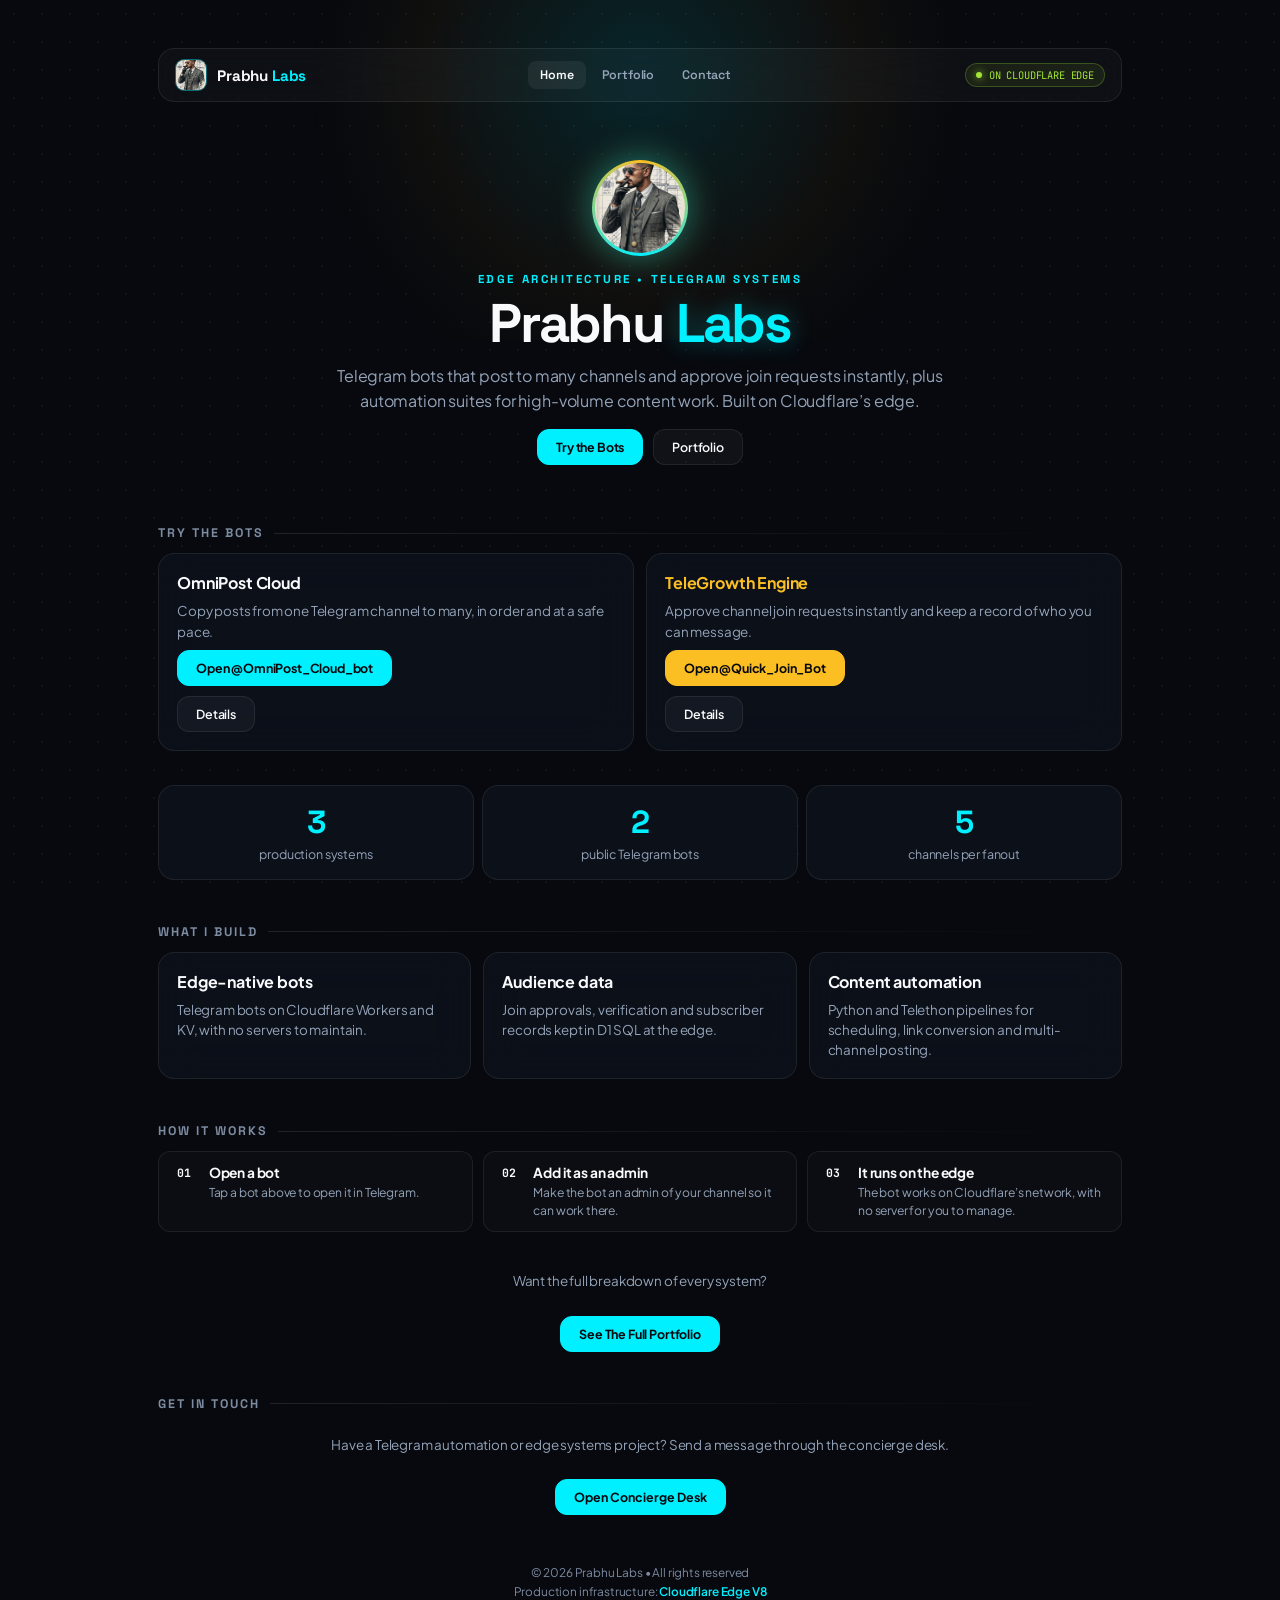
<file: index.html>
<!DOCTYPE html>
<html lang="en">
<head>
<meta charset="UTF-8">
<meta name="viewport" content="width=device-width, initial-scale=1, viewport-fit=cover">
<meta name="google-site-verification" content="xOoDM76F_64NhVbLQSdbQ8vplj_5hRjWDnlX9agB4EY" />
<title>Prabhu Labs • Telegram Bots &amp; Edge Automation</title>
<meta name="description" content="Telegram bots for channel owners: post to many channels and approve join requests instantly. Built on Cloudflare’s edge.">
<meta property="og:title" content="Prabhu Labs — Telegram Bots &amp; Edge Automation">
<meta property="og:description" content="Telegram bots for channel owners: post to many channels and approve join requests instantly. Built on Cloudflare’s edge.">
<meta property="og:type" content="website">
<meta property="og:site_name" content="Prabhu Labs">
<meta name="twitter:card" content="summary_large_image">
<meta name="theme-color" content="#07090e">
<link rel="icon" href="/logo.png">
<link rel="canonical" href="https://prabhu-labs.in/">
<meta property="og:url" content="https://prabhu-labs.in/">
<meta property="og:image" content="https://prabhu-labs.in/og-home.png">
<meta property="og:image:width" content="1200">
<meta property="og:image:height" content="630">
<script src="https://telegram.org/js/telegram-web-app.js"></script>
<link rel="preconnect" href="https://fonts.googleapis.com">
<link rel="preconnect" href="https://fonts.gstatic.com" crossorigin>
<link href="https://fonts.googleapis.com/css2?family=JetBrains+Mono:wght@400;600;700&family=Plus+Jakarta+Sans:wght@400;500;600;700;800&family=Space+Grotesk:wght@600;700;800&display=swap" rel="stylesheet">
<link rel="stylesheet" href="/style.css">
</head>
<body>
<div class="bg-matrix" aria-hidden="true"></div>
<div class="ambient-glow" aria-hidden="true"></div>
<main class="app-shell">
  <nav class="nav-bar" aria-label="Site">
    <a class="nav-brand" href="/" aria-label="Prabhu Labs home">
      <div class="nav-logo"><img src="/logo.png" alt="" onerror="this.parentElement.textContent='PL'"></div>
      <span class="nav-title">Prabhu <span>Labs</span></span>
    </a>
    <div class="nav-links"><a href="/" aria-current="page">Home</a><a href="/portfolio">Portfolio</a><a href="/contact">Contact</a></div>
    <div class="status-badge" role="status"><span class="status-pulse"></span><span>ON CLOUDFLARE EDGE</span></div>
  </nav>

  <header class="hero-panel">
    <div class="avatar-halo"><div class="avatar-inner"><img src="/logo.png" alt="Prabhu Labs logo" onerror="this.style.display='none'"></div></div>
    <div class="hero-kicker">EDGE ARCHITECTURE • TELEGRAM SYSTEMS</div>
    <h1 class="hero-title">Prabhu <span class="glow">Labs</span></h1>
    <p class="hero-desc">Telegram bots that post to many channels and approve join requests instantly, plus automation suites for high-volume content work. Built on Cloudflare’s edge.</p>
    <div class="hero-cta-rack">
      <a class="btn-action primary" href="#bots">Try the Bots</a>
      <a class="btn-action" href="/portfolio">Portfolio</a>
    </div>
  </header>

  <section id="bots" aria-labelledby="bots-h">
    <div class="section-head"><h2 id="bots-h">Try The Bots</h2></div>
    <div class="feature-grid two">
      <div class="feature">
        <h3>OmniPost Cloud</h3>
        <p>Copy posts from one Telegram channel to many, in order and at a safe pace.</p>
        <div class="hero-cta-rack left"><a class="btn-action primary" href="https://t.me/OmniPost_Cloud_bot" target="_blank" rel="noopener noreferrer" data-tg="OmniPost_Cloud_bot">Open @OmniPost_Cloud_bot</a><a class="btn-action" href="/omnipost">Details</a></div>
      </div>
      <div class="feature gold">
        <h3>TeleGrowth Engine</h3>
        <p>Approve channel join requests instantly and keep a record of who you can message.</p>
        <div class="hero-cta-rack left"><a class="btn-action primary" href="https://t.me/Quick_Join_Bot" target="_blank" rel="noopener noreferrer" data-tg="Quick_Join_Bot">Open @Quick_Join_Bot</a><a class="btn-action" href="/telegrowth">Details</a></div>
      </div>
    </div>
  </section>

  <section aria-label="Numbers">
    <div class="specs-grid three">
      <div class="stat"><b>3</b><span>production systems</span></div>
      <div class="stat"><b>2</b><span>public Telegram bots</span></div>
      <div class="stat"><b>5</b><span>channels per fanout</span></div>
    </div>
  </section>

  <section aria-labelledby="what-h">
    <div class="section-head"><h2 id="what-h">What I Build</h2></div>
    <div class="feature-grid">
      <div class="feature"><h3>Edge-native bots</h3><p>Telegram bots on Cloudflare Workers and KV, with no servers to maintain.</p></div>
      <div class="feature"><h3>Audience data</h3><p>Join approvals, verification and subscriber records kept in D1 SQL at the edge.</p></div>
      <div class="feature"><h3>Content automation</h3><p>Python and Telethon pipelines for scheduling, link conversion and multi-channel posting.</p></div>
    </div>
  </section>

    <section aria-labelledby="how-h">
    <div class="section-head"><h2 id="how-h">How It Works</h2></div>
    <ol class="steps">
      <li class="step"><div class="step-num">01</div><div><h4>Open a bot</h4><p>Tap a bot above to open it in Telegram.</p></div></li>
      <li class="step"><div class="step-num">02</div><div><h4>Add it as an admin</h4><p>Make the bot an admin of your channel so it can work there.</p></div></li>
      <li class="step"><div class="step-num">03</div><div><h4>It runs on the edge</h4><p>The bot works on Cloudflare’s network, with no server for you to manage.</p></div></li>
    </ol>
  </section>

  <section class="cta-band" aria-label="Portfolio">
    <p class="about-p">Want the full breakdown of every system?</p>
    <a class="btn-action primary" href="/portfolio">See The Full Portfolio</a>
  </section>

  <section class="cta-band" id="contact" aria-labelledby="contact-h">
    <div class="section-head" style="width:100%"><h2 id="contact-h">Get In Touch</h2></div>
    <p class="about-p">Have a Telegram automation or edge systems project? Send a message through the concierge desk.</p>
    <button class="btn-action primary" data-open="desk">Open Concierge Desk</button>
  </section>

  <footer class="app-footer">
    <div>© 2026 Prabhu Labs • All rights reserved</div>
    <div>Production infrastructure: <span>Cloudflare Edge V8</span></div>
  </footer>
</main>

<div class="drawer-overlay" id="drawer-desk" role="dialog" aria-modal="true" aria-labelledby="t-desk" inert>
  <div class="drawer-card">
    <div class="drawer-grip"></div>
    <div class="drawer-top"><h2 id="t-desk">Admin <span>Concierge Desk</span></h2><button class="btn-close" data-close aria-label="Close">✕</button></div>
    <div class="bot-callout">
      <div><h5>Prabhu Labs Sentinel</h5><p>@prabhulabs_bot • Relay Gateway</p></div>
      <a href="https://t.me/prabhulabs_bot" target="_blank" rel="noopener noreferrer" class="btn-launch" data-tg="prabhulabs_bot">Open Telegram</a>
    </div>
    <form class="dispatch-form" id="concierge-form" novalidate>
      <div class="form-group">
        <label class="form-label" for="contact-input">Contact</label>
        <input type="text" id="contact-input" class="form-input" placeholder="@telegram_handle or user@email.com" maxlength="120" autocomplete="off" required>
      </div>
      <div class="form-group">
        <label class="form-label" for="message-input">Message</label>
        <textarea id="message-input" class="form-textarea" placeholder="Describe your inquiry, proposal, or systems request..." maxlength="1500" required></textarea>
      </div>
      <input type="text" name="website" id="hp" class="hp" tabindex="-1" autocomplete="off" aria-hidden="true">
      <button type="submit" class="btn-submit" id="submit-btn">Send message</button>
    </form>
    <div class="form-receipt" id="form-receipt" role="status" aria-live="polite">
      <div class="receipt-title" id="receipt-title"></div>
      <p class="receipt-desc" id="receipt-desc"></p>
    </div>
  </div>
</div>


<script src="/app.js"></script>
</body>
</html>
</file>
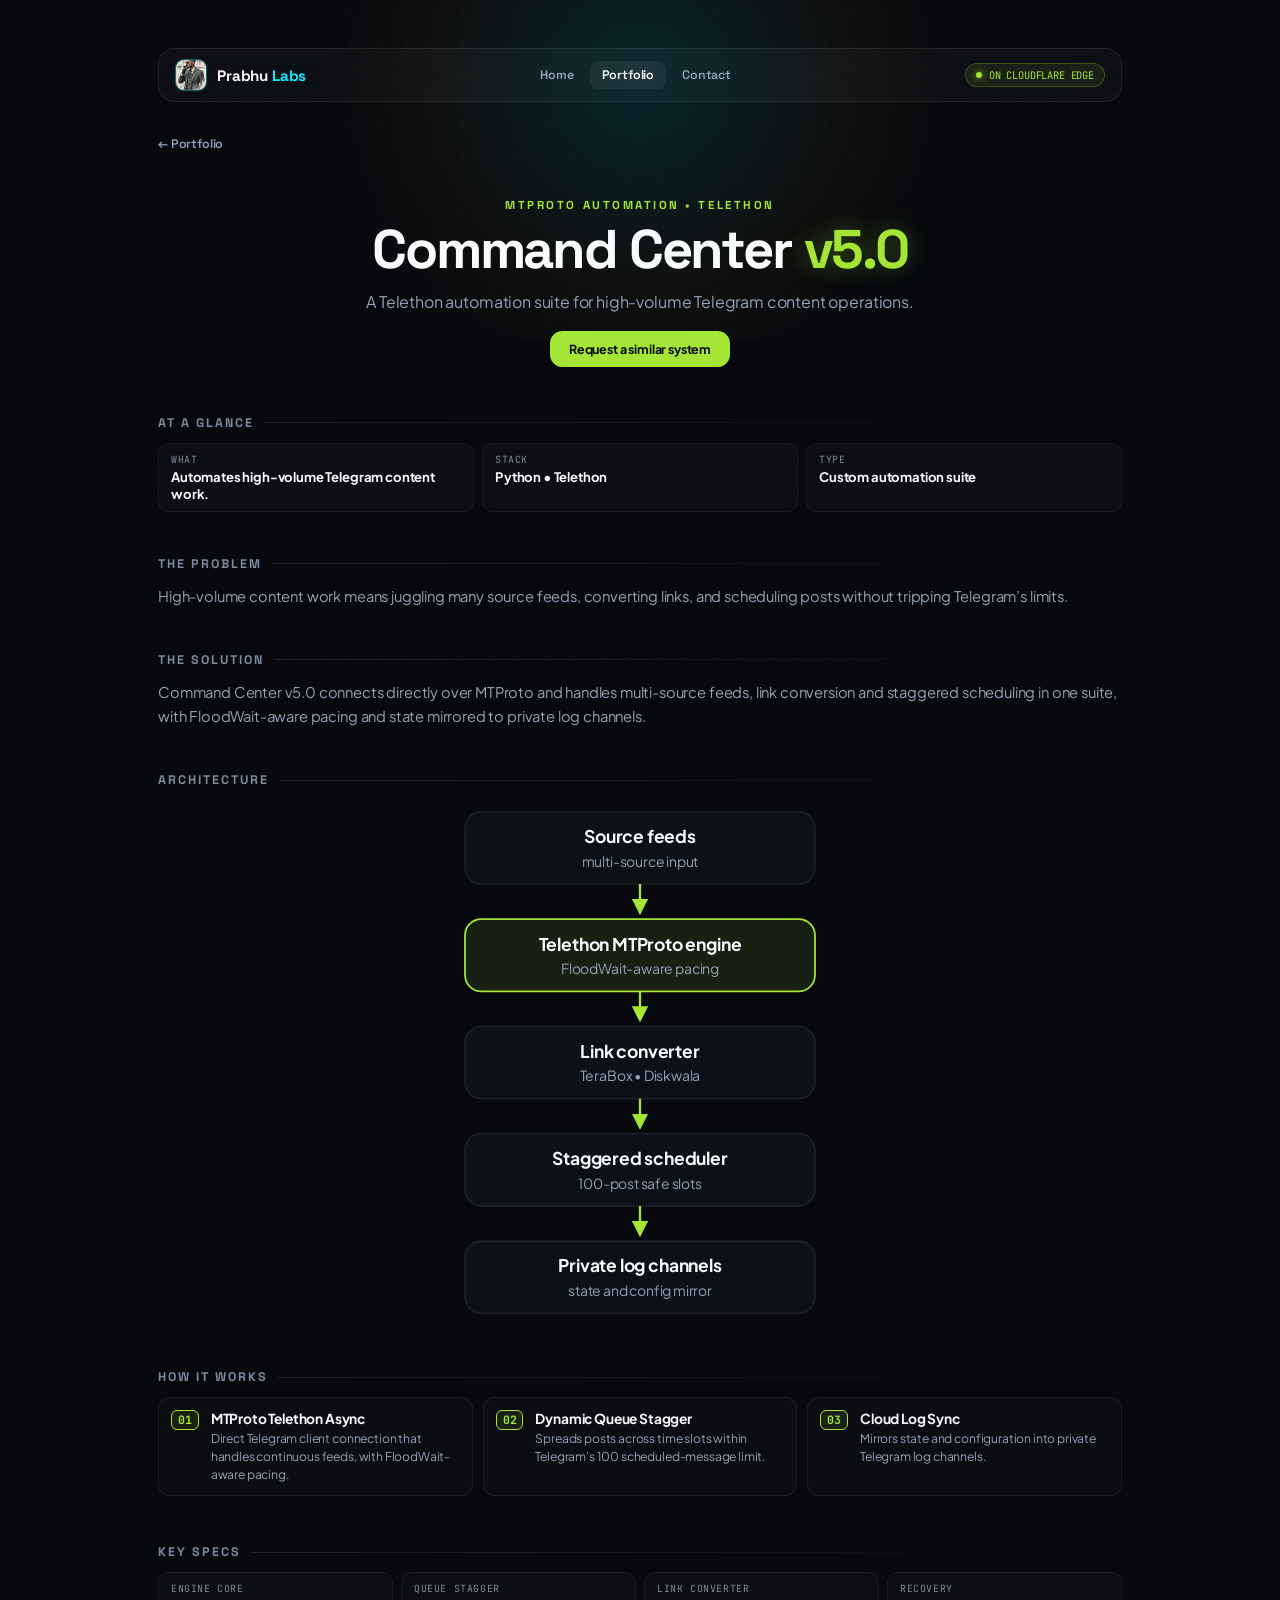
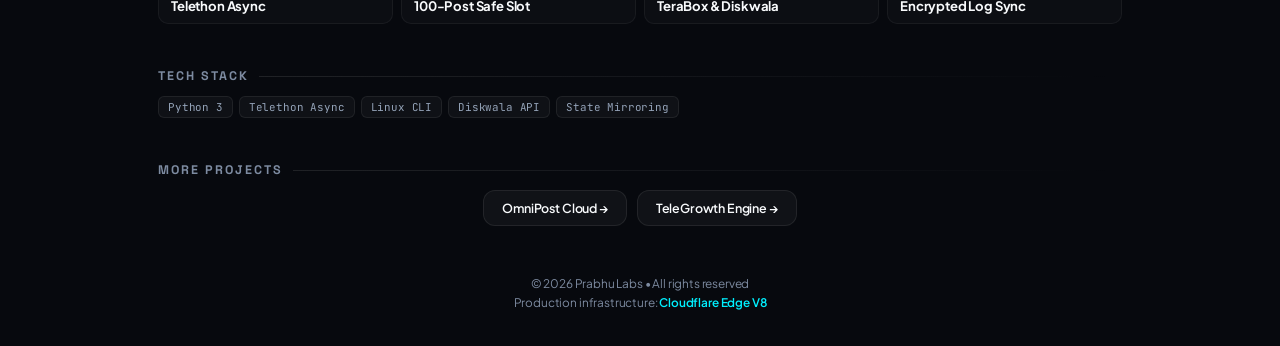
<file: command-center.html>
<!DOCTYPE html>
<html lang="en">
<head>
<meta charset="UTF-8">
<meta name="viewport" content="width=device-width, initial-scale=1, viewport-fit=cover">
<meta name="google-site-verification" content="xOoDM76F_64NhVbLQSdbQ8vplj_5hRjWDnlX9agB4EY" />
<title>Command Center v5.0 • Telegram MTProto Automation Suite — Prabhu Labs</title>
<meta name="description" content="A Telethon automation suite for high-volume Telegram content operations.">
<meta property="og:title" content="Command Center v5.0 • Telegram MTProto Automation Suite">
<meta property="og:description" content="A Telethon automation suite for high-volume Telegram content operations.">
<meta property="og:type" content="website">
<meta property="og:site_name" content="Prabhu Labs">
<meta name="twitter:card" content="summary_large_image">
<meta name="theme-color" content="#07090e">
<link rel="icon" href="/logo.png">
<link rel="canonical" href="https://prabhu-labs.in/command-center">
<meta property="og:url" content="https://prabhu-labs.in/command-center">
<meta property="og:image" content="https://prabhu-labs.in/og-command-center.png">
<meta property="og:image:width" content="1200">
<meta property="og:image:height" content="630">
<script src="https://telegram.org/js/telegram-web-app.js"></script>
<link rel="preconnect" href="https://fonts.googleapis.com">
<link rel="preconnect" href="https://fonts.gstatic.com" crossorigin>
<link href="https://fonts.googleapis.com/css2?family=JetBrains+Mono:wght@400;600;700&family=Plus+Jakarta+Sans:wght@400;500;600;700;800&family=Space+Grotesk:wght@600;700;800&display=swap" rel="stylesheet">
<link rel="stylesheet" href="/style.css">
</head>
<body>
<div class="bg-matrix" aria-hidden="true"></div>
<div class="ambient-glow" aria-hidden="true"></div>
<main class="app-shell proj lime">
  <nav class="nav-bar" aria-label="Site">
    <a class="nav-brand" href="/" aria-label="Prabhu Labs home">
      <div class="nav-logo"><img src="/logo.png" alt="" onerror="this.parentElement.textContent='PL'"></div>
      <span class="nav-title">Prabhu <span>Labs</span></span>
    </a>
    <div class="nav-links"><a href="/">Home</a><a href="/portfolio" aria-current="page">Portfolio</a><a href="/contact">Contact</a></div>
    <div class="status-badge" role="status"><span class="status-pulse"></span><span>ON CLOUDFLARE EDGE</span></div>
  </nav>
  <a class="crumb" href="/portfolio">← Portfolio</a>
  <header class="page-head">
    <div class="hero-kicker">MTPROTO AUTOMATION • TELETHON</div>
    <h1 class="hero-title">Command Center <span class="glow">v5.0</span></h1>
    <p class="hero-desc">A Telethon automation suite for high-volume Telegram content operations.</p>
    <div class="hero-cta-rack"><a class="btn-action primary" href="/contact">Request a similar system</a></div>
  </header>

  <section aria-labelledby="glance"><div class="section-head"><h2 id="glance">At A Glance</h2></div>
    <div class="specs-grid three"><div class="spec-item"><span class="spec-key">What</span><span class="spec-val">Automates high-volume Telegram content work.</span></div><div class="spec-item"><span class="spec-key">Stack</span><span class="spec-val">Python • Telethon</span></div><div class="spec-item"><span class="spec-key">Type</span><span class="spec-val">Custom automation suite</span></div></div></section>

  <section aria-labelledby="prob">
    <div class="section-head"><h2 id="prob">The Problem</h2></div>
    <p class="prose">High-volume content work means juggling many source feeds, converting links, and scheduling posts without tripping Telegram’s limits.</p>
  </section>

  <section aria-labelledby="sol">
    <div class="section-head"><h2 id="sol">The Solution</h2></div>
    <p class="prose">Command Center v5.0 connects directly over MTProto and handles multi-source feeds, link conversion and staggered scheduling in one suite, with FloodWait-aware pacing and state mirrored to private log channels.</p>
  </section>

  <section aria-labelledby="arch"><div class="section-head"><h2 id="arch">Architecture</h2></div>
    <svg class="diagram" viewBox="0 0 360 450" role="img" aria-label="Command Center flow: feeds, Telethon engine, link converter, scheduler, log channels" xmlns="http://www.w3.org/2000/svg"><defs><marker id="a" viewBox="0 0 10 10" refX="8" refY="5" markerWidth="7" markerHeight="7" orient="auto"><path d="M0 0L10 5L0 10z" style="fill:var(--c)"/></marker></defs><rect x="30" y="10" width="300" height="62" rx="14" style="fill:var(--card-bg);stroke:var(--line)" stroke-width="1.5"/><text x="180" y="37" text-anchor="middle" font-size="15" font-weight="700" style="fill:var(--text)">Source feeds</text><text x="180" y="57" text-anchor="middle" font-size="12" style="fill:var(--muted)">multi-source input</text><line x1="180" y1="72" x2="180" y2="96" style="stroke:var(--c)" stroke-width="2" marker-end="url(#a)"/><rect x="30" y="102" width="300" height="62" rx="14" style="fill:var(--t);stroke:var(--c)" stroke-width="1.5"/><text x="180" y="129" text-anchor="middle" font-size="15" font-weight="700" style="fill:var(--text)">Telethon MTProto engine</text><text x="180" y="149" text-anchor="middle" font-size="12" style="fill:var(--muted)">FloodWait-aware pacing</text><line x1="180" y1="164" x2="180" y2="188" style="stroke:var(--c)" stroke-width="2" marker-end="url(#a)"/><rect x="30" y="194" width="300" height="62" rx="14" style="fill:var(--card-bg);stroke:var(--line)" stroke-width="1.5"/><text x="180" y="221" text-anchor="middle" font-size="15" font-weight="700" style="fill:var(--text)">Link converter</text><text x="180" y="241" text-anchor="middle" font-size="12" style="fill:var(--muted)">TeraBox • Diskwala</text><line x1="180" y1="256" x2="180" y2="280" style="stroke:var(--c)" stroke-width="2" marker-end="url(#a)"/><rect x="30" y="286" width="300" height="62" rx="14" style="fill:var(--card-bg);stroke:var(--line)" stroke-width="1.5"/><text x="180" y="313" text-anchor="middle" font-size="15" font-weight="700" style="fill:var(--text)">Staggered scheduler</text><text x="180" y="333" text-anchor="middle" font-size="12" style="fill:var(--muted)">100-post safe slots</text><line x1="180" y1="348" x2="180" y2="372" style="stroke:var(--c)" stroke-width="2" marker-end="url(#a)"/><rect x="30" y="378" width="300" height="62" rx="14" style="fill:var(--card-bg);stroke:var(--line)" stroke-width="1.5"/><text x="180" y="405" text-anchor="middle" font-size="15" font-weight="700" style="fill:var(--text)">Private log channels</text><text x="180" y="425" text-anchor="middle" font-size="12" style="fill:var(--muted)">state and config mirror</text></svg>
  </section>

  <section aria-labelledby="how">
    <div class="section-head"><h2 id="how">How It Works</h2></div>
    <ol class="steps"><li class="step"><div class="step-num">01</div><div><h4>MTProto Telethon Async</h4><p>Direct Telegram client connection that handles continuous feeds, with FloodWait-aware pacing.</p></div></li><li class="step"><div class="step-num">02</div><div><h4>Dynamic Queue Stagger</h4><p>Spreads posts across time slots within Telegram’s 100 scheduled-message limit.</p></div></li><li class="step"><div class="step-num">03</div><div><h4>Cloud Log Sync</h4><p>Mirrors state and configuration into private Telegram log channels.</p></div></li></ol>
  </section>

  <section aria-labelledby="spec">
    <div class="section-head"><h2 id="spec">Key Specs</h2></div>
    <div class="specs-grid"><div class="spec-item"><span class="spec-key">Engine Core</span><span class="spec-val">Telethon Async</span></div><div class="spec-item"><span class="spec-key">Queue Stagger</span><span class="spec-val">100-Post Safe Slot</span></div><div class="spec-item"><span class="spec-key">Link Converter</span><span class="spec-val">TeraBox & Diskwala</span></div><div class="spec-item"><span class="spec-key">Recovery</span><span class="spec-val">Encrypted Log Sync</span></div></div>
  </section>

  <section aria-labelledby="tech">
    <div class="section-head"><h2 id="tech">Tech Stack</h2></div>
    <div class="pill-stack"><span class="pill-micro">Python 3</span><span class="pill-micro">Telethon Async</span><span class="pill-micro">Linux CLI</span><span class="pill-micro">Diskwala API</span><span class="pill-micro">State Mirroring</span></div>
  </section>

  <section aria-labelledby="more">
    <div class="section-head"><h2 id="more">More Projects</h2></div>
    <div class="hero-cta-rack"><a class="btn-action" href="/omnipost">OmniPost Cloud →</a><a class="btn-action" href="/telegrowth">TeleGrowth Engine →</a></div>
  </section>

  <footer class="app-footer">
    <div>© 2026 Prabhu Labs • All rights reserved</div>
    <div>Production infrastructure: <span>Cloudflare Edge V8</span></div>
  </footer>
</main>

<script src="/app.js"></script>
</body>
</html>
</file>
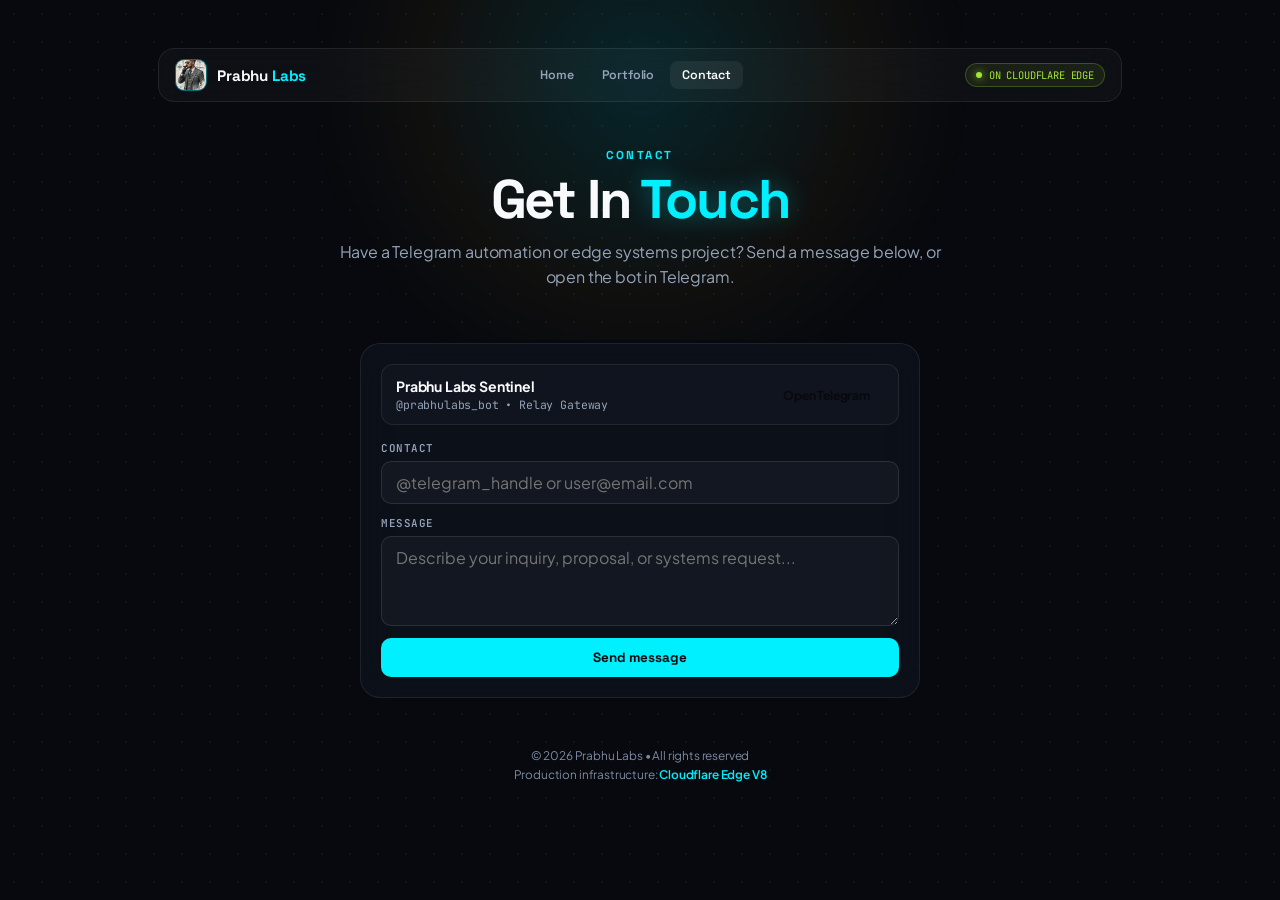
<file: contact.html>
<!DOCTYPE html>
<html lang="en">
<head>
<meta charset="UTF-8">
<meta name="viewport" content="width=device-width, initial-scale=1, viewport-fit=cover">
<meta name="google-site-verification" content="xOoDM76F_64NhVbLQSdbQ8vplj_5hRjWDnlX9agB4EY" />
<title>Contact • Prabhu Labs</title>
<meta name="description" content="Send a message about a Telegram bot, automation or edge systems project.">
<meta property="og:title" content="Contact — Prabhu Labs">
<meta property="og:description" content="Send a message about a Telegram bot, automation or edge systems project.">
<meta property="og:type" content="website">
<meta property="og:site_name" content="Prabhu Labs">
<meta name="twitter:card" content="summary_large_image">
<meta name="theme-color" content="#07090e">
<link rel="icon" href="/logo.png">
<link rel="canonical" href="https://prabhu-labs.in/contact">
<meta property="og:url" content="https://prabhu-labs.in/contact">
<meta property="og:image" content="https://prabhu-labs.in/og-home.png">
<meta property="og:image:width" content="1200">
<meta property="og:image:height" content="630">
<script src="https://telegram.org/js/telegram-web-app.js"></script>
<link rel="preconnect" href="https://fonts.googleapis.com">
<link rel="preconnect" href="https://fonts.gstatic.com" crossorigin>
<link href="https://fonts.googleapis.com/css2?family=JetBrains+Mono:wght@400;600;700&family=Plus+Jakarta+Sans:wght@400;500;600;700;800&family=Space+Grotesk:wght@600;700;800&display=swap" rel="stylesheet">
<link rel="stylesheet" href="/style.css">
</head>
<body>
<div class="bg-matrix" aria-hidden="true"></div>
<div class="ambient-glow" aria-hidden="true"></div>
<main class="app-shell">
  <nav class="nav-bar" aria-label="Site">
    <a class="nav-brand" href="/" aria-label="Prabhu Labs home">
      <div class="nav-logo"><img src="/logo.png" alt="" onerror="this.parentElement.textContent='PL'"></div>
      <span class="nav-title">Prabhu <span>Labs</span></span>
    </a>
    <div class="nav-links"><a href="/">Home</a><a href="/portfolio">Portfolio</a><a href="/contact" aria-current="page">Contact</a></div>
    <div class="status-badge" role="status"><span class="status-pulse"></span><span>ON CLOUDFLARE EDGE</span></div>
  </nav>
  <header class="page-head">
    <div class="hero-kicker">CONTACT</div>
    <h1 class="hero-title">Get In <span class="glow">Touch</span></h1>
    <p class="hero-desc">Have a Telegram automation or edge systems project? Send a message below, or open the bot in Telegram.</p>
  </header>

  <section class="contact-card" aria-label="Contact form">
    <div class="bot-callout">
      <div><h5>Prabhu Labs Sentinel</h5><p>@prabhulabs_bot • Relay Gateway</p></div>
      <a href="https://t.me/prabhulabs_bot" target="_blank" rel="noopener noreferrer" class="btn-launch" data-tg="prabhulabs_bot">Open Telegram</a>
    </div>
    <form class="dispatch-form" id="concierge-form" novalidate>
      <div class="form-group">
        <label class="form-label" for="contact-input">Contact</label>
        <input type="text" id="contact-input" class="form-input" placeholder="@telegram_handle or user@email.com" maxlength="120" autocomplete="off" required>
      </div>
      <div class="form-group">
        <label class="form-label" for="message-input">Message</label>
        <textarea id="message-input" class="form-textarea" placeholder="Describe your inquiry, proposal, or systems request..." maxlength="1500" required></textarea>
      </div>
      <input type="text" name="website" id="hp" class="hp" tabindex="-1" autocomplete="off" aria-hidden="true">
      <button type="submit" class="btn-submit" id="submit-btn">Send message</button>
    </form>
    <div class="form-receipt" id="form-receipt" role="status" aria-live="polite">
      <div class="receipt-title" id="receipt-title"></div>
      <p class="receipt-desc" id="receipt-desc"></p>
    </div>
  </section>
  <footer class="app-footer">
    <div>© 2026 Prabhu Labs • All rights reserved</div>
    <div>Production infrastructure: <span>Cloudflare Edge V8</span></div>
  </footer>
</main>

<script src="/app.js"></script>
</body>
</html>
</file>
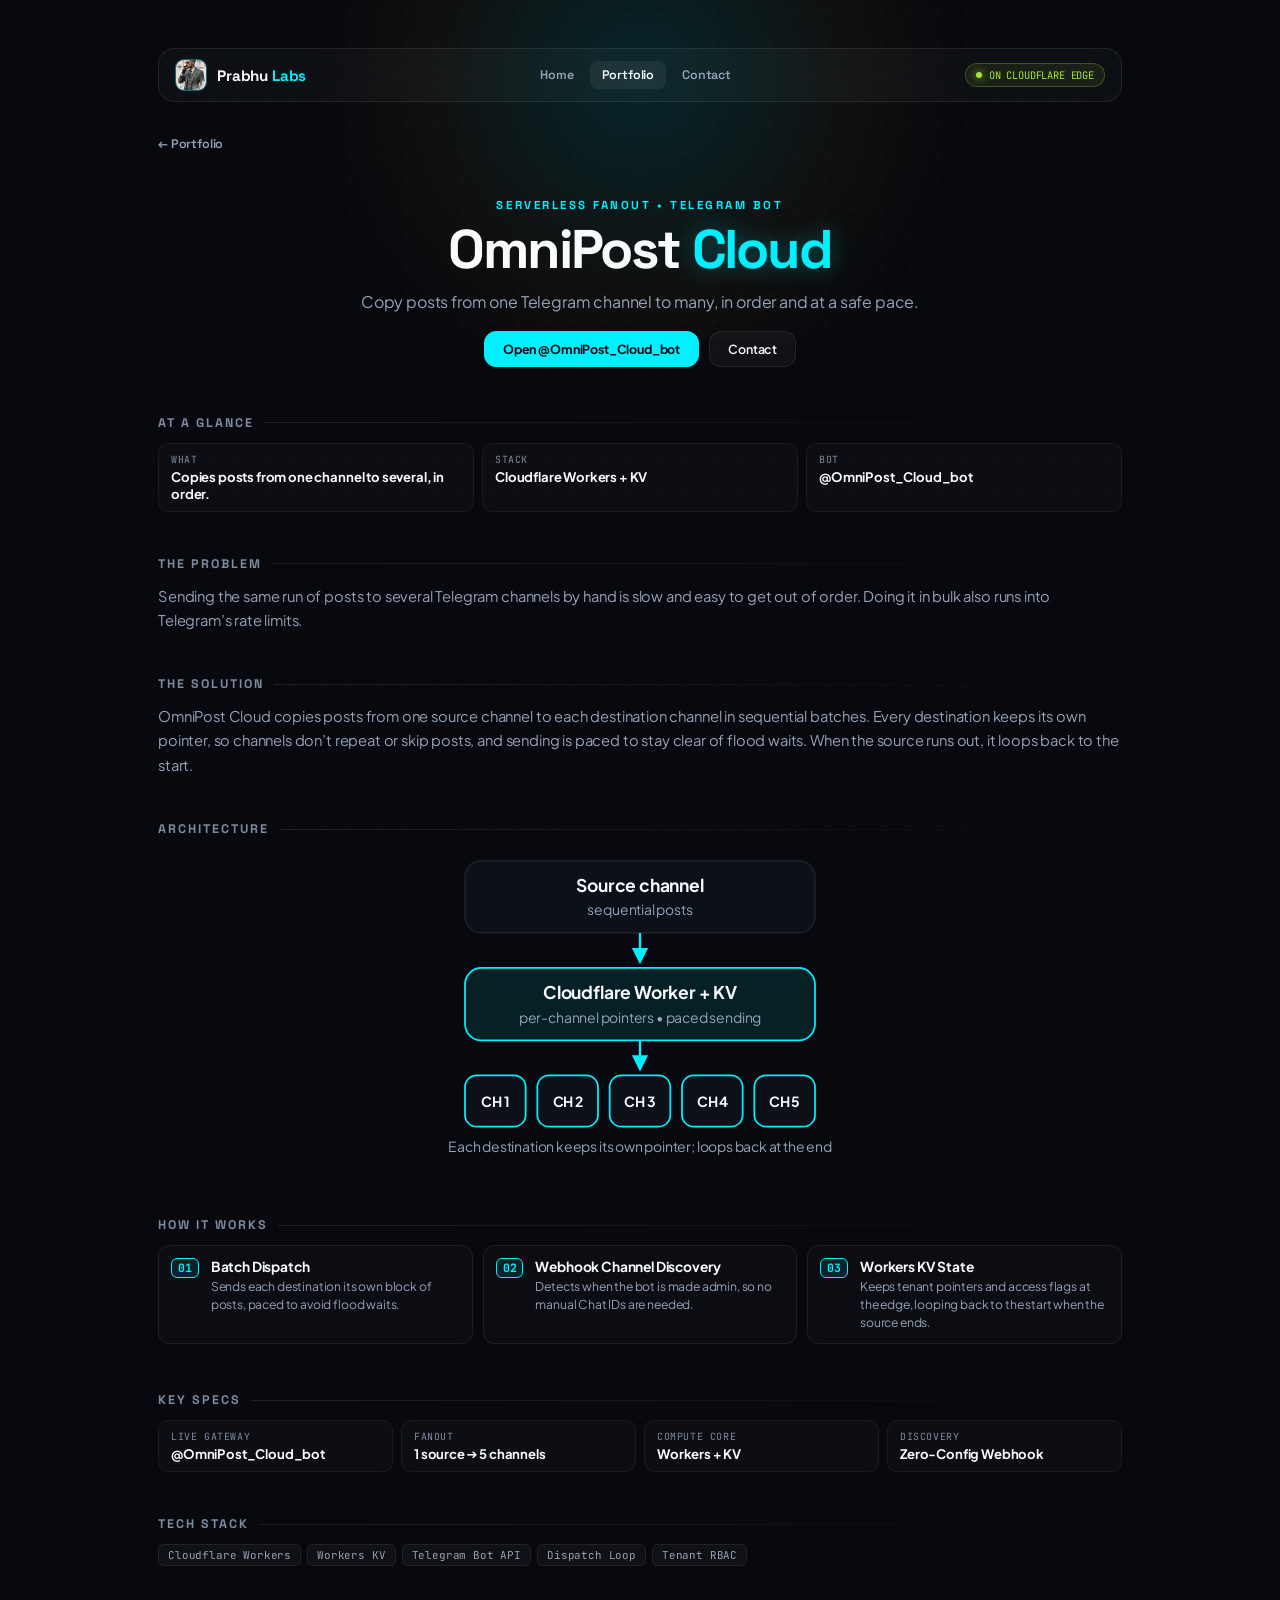
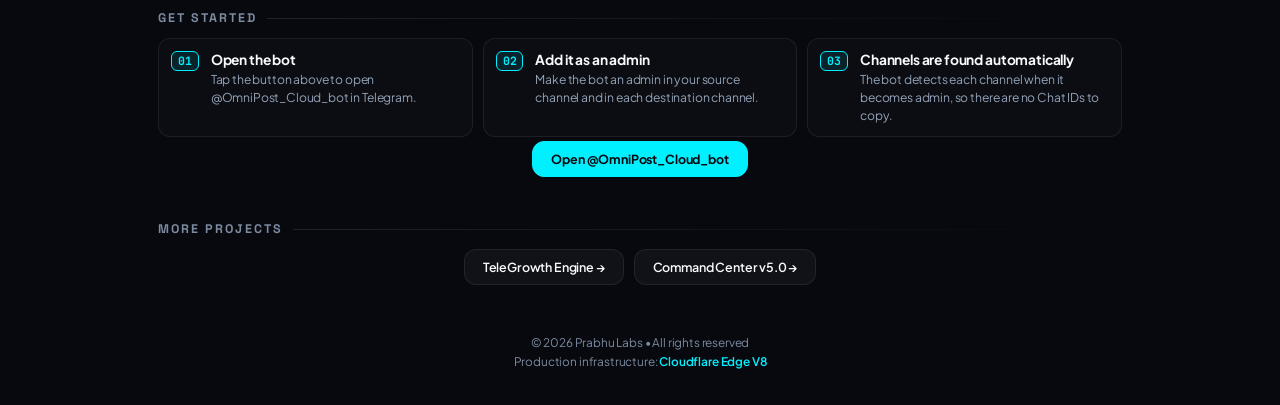
<file: omnipost.html>
<!DOCTYPE html>
<html lang="en">
<head>
<meta charset="UTF-8">
<meta name="viewport" content="width=device-width, initial-scale=1, viewport-fit=cover">
<meta name="google-site-verification" content="xOoDM76F_64NhVbLQSdbQ8vplj_5hRjWDnlX9agB4EY" />
<title>OmniPost Cloud • Telegram Channel Fanout Bot — Prabhu Labs</title>
<meta name="description" content="Copy posts from one Telegram channel to many, in order and at a safe pace.">
<meta property="og:title" content="OmniPost Cloud • Telegram Channel Fanout Bot">
<meta property="og:description" content="Copy posts from one Telegram channel to many, in order and at a safe pace.">
<meta property="og:type" content="website">
<meta property="og:site_name" content="Prabhu Labs">
<meta name="twitter:card" content="summary_large_image">
<meta name="theme-color" content="#07090e">
<link rel="icon" href="/logo.png">
<link rel="canonical" href="https://prabhu-labs.in/omnipost">
<meta property="og:url" content="https://prabhu-labs.in/omnipost">
<meta property="og:image" content="https://prabhu-labs.in/og-omnipost.png">
<meta property="og:image:width" content="1200">
<meta property="og:image:height" content="630">
<script src="https://telegram.org/js/telegram-web-app.js"></script>
<link rel="preconnect" href="https://fonts.googleapis.com">
<link rel="preconnect" href="https://fonts.gstatic.com" crossorigin>
<link href="https://fonts.googleapis.com/css2?family=JetBrains+Mono:wght@400;600;700&family=Plus+Jakarta+Sans:wght@400;500;600;700;800&family=Space+Grotesk:wght@600;700;800&display=swap" rel="stylesheet">
<link rel="stylesheet" href="/style.css">
</head>
<body>
<div class="bg-matrix" aria-hidden="true"></div>
<div class="ambient-glow" aria-hidden="true"></div>
<main class="app-shell proj">
  <nav class="nav-bar" aria-label="Site">
    <a class="nav-brand" href="/" aria-label="Prabhu Labs home">
      <div class="nav-logo"><img src="/logo.png" alt="" onerror="this.parentElement.textContent='PL'"></div>
      <span class="nav-title">Prabhu <span>Labs</span></span>
    </a>
    <div class="nav-links"><a href="/">Home</a><a href="/portfolio" aria-current="page">Portfolio</a><a href="/contact">Contact</a></div>
    <div class="status-badge" role="status"><span class="status-pulse"></span><span>ON CLOUDFLARE EDGE</span></div>
  </nav>
  <a class="crumb" href="/portfolio">← Portfolio</a>
  <header class="page-head">
    <div class="hero-kicker">SERVERLESS FANOUT • TELEGRAM BOT</div>
    <h1 class="hero-title">OmniPost <span class="glow">Cloud</span></h1>
    <p class="hero-desc">Copy posts from one Telegram channel to many, in order and at a safe pace.</p>
    <div class="hero-cta-rack"><a class="btn-action primary" href="https://t.me/OmniPost_Cloud_bot" target="_blank" rel="noopener noreferrer" data-tg="OmniPost_Cloud_bot">Open @OmniPost_Cloud_bot</a><a class="btn-action" href="/contact">Contact</a></div>
  </header>

  <section aria-labelledby="glance"><div class="section-head"><h2 id="glance">At A Glance</h2></div>
    <div class="specs-grid three"><div class="spec-item"><span class="spec-key">What</span><span class="spec-val">Copies posts from one channel to several, in order.</span></div><div class="spec-item"><span class="spec-key">Stack</span><span class="spec-val">Cloudflare Workers + KV</span></div><div class="spec-item"><span class="spec-key">Bot</span><span class="spec-val">@OmniPost_Cloud_bot</span></div></div></section>

  <section aria-labelledby="prob">
    <div class="section-head"><h2 id="prob">The Problem</h2></div>
    <p class="prose">Sending the same run of posts to several Telegram channels by hand is slow and easy to get out of order. Doing it in bulk also runs into Telegram’s rate limits.</p>
  </section>

  <section aria-labelledby="sol">
    <div class="section-head"><h2 id="sol">The Solution</h2></div>
    <p class="prose">OmniPost Cloud copies posts from one source channel to each destination channel in sequential batches. Every destination keeps its own pointer, so channels don’t repeat or skip posts, and sending is paced to stay clear of flood waits. When the source runs out, it loops back to the start.</p>
  </section>

  <section aria-labelledby="arch"><div class="section-head"><h2 id="arch">Architecture</h2></div>
    <svg class="diagram" viewBox="0 0 360 278" role="img" aria-label="OmniPost flow: one source channel, Worker with KV, five destination channels" xmlns="http://www.w3.org/2000/svg"><defs><marker id="a" viewBox="0 0 10 10" refX="8" refY="5" markerWidth="7" markerHeight="7" orient="auto"><path d="M0 0L10 5L0 10z" style="fill:var(--c)"/></marker></defs><rect x="30" y="10" width="300" height="62" rx="14" style="fill:var(--card-bg);stroke:var(--line)" stroke-width="1.5"/><text x="180" y="37" text-anchor="middle" font-size="15" font-weight="700" style="fill:var(--text)">Source channel</text><text x="180" y="57" text-anchor="middle" font-size="12" style="fill:var(--muted)">sequential posts</text><line x1="180" y1="72" x2="180" y2="96" style="stroke:var(--c)" stroke-width="2" marker-end="url(#a)"/><rect x="30" y="102" width="300" height="62" rx="14" style="fill:var(--t);stroke:var(--c)" stroke-width="1.5"/><text x="180" y="129" text-anchor="middle" font-size="15" font-weight="700" style="fill:var(--text)">Cloudflare Worker + KV</text><text x="180" y="149" text-anchor="middle" font-size="12" style="fill:var(--muted)">per-channel pointers • paced sending</text><line x1="180" y1="164" x2="180" y2="188" style="stroke:var(--c)" stroke-width="2" marker-end="url(#a)"/><rect x="30" y="194" width="52" height="44" rx="10" style="fill:var(--card-bg);stroke:var(--c)" stroke-width="1.5"/><text x="56" y="221" text-anchor="middle" font-size="12" font-weight="700" style="fill:var(--text)">CH 1</text><rect x="92" y="194" width="52" height="44" rx="10" style="fill:var(--card-bg);stroke:var(--c)" stroke-width="1.5"/><text x="118" y="221" text-anchor="middle" font-size="12" font-weight="700" style="fill:var(--text)">CH 2</text><rect x="154" y="194" width="52" height="44" rx="10" style="fill:var(--card-bg);stroke:var(--c)" stroke-width="1.5"/><text x="180" y="221" text-anchor="middle" font-size="12" font-weight="700" style="fill:var(--text)">CH 3</text><rect x="216" y="194" width="52" height="44" rx="10" style="fill:var(--card-bg);stroke:var(--c)" stroke-width="1.5"/><text x="242" y="221" text-anchor="middle" font-size="12" font-weight="700" style="fill:var(--text)">CH 4</text><rect x="278" y="194" width="52" height="44" rx="10" style="fill:var(--card-bg);stroke:var(--c)" stroke-width="1.5"/><text x="304" y="221" text-anchor="middle" font-size="12" font-weight="700" style="fill:var(--text)">CH 5</text><text x="180" y="260" text-anchor="middle" font-size="12" style="fill:var(--muted)">Each destination keeps its own pointer; loops back at the end</text></svg>
  </section>

  <section aria-labelledby="how">
    <div class="section-head"><h2 id="how">How It Works</h2></div>
    <ol class="steps"><li class="step"><div class="step-num">01</div><div><h4>Batch Dispatch</h4><p>Sends each destination its own block of posts, paced to avoid flood waits.</p></div></li><li class="step"><div class="step-num">02</div><div><h4>Webhook Channel Discovery</h4><p>Detects when the bot is made admin, so no manual Chat IDs are needed.</p></div></li><li class="step"><div class="step-num">03</div><div><h4>Workers KV State</h4><p>Keeps tenant pointers and access flags at the edge, looping back to the start when the source ends.</p></div></li></ol>
  </section>

  <section aria-labelledby="spec">
    <div class="section-head"><h2 id="spec">Key Specs</h2></div>
    <div class="specs-grid"><div class="spec-item"><span class="spec-key">Live Gateway</span><span class="spec-val">@OmniPost_Cloud_bot</span></div><div class="spec-item"><span class="spec-key">Fanout</span><span class="spec-val">1 source ➔ 5 channels</span></div><div class="spec-item"><span class="spec-key">Compute Core</span><span class="spec-val">Workers + KV</span></div><div class="spec-item"><span class="spec-key">Discovery</span><span class="spec-val">Zero-Config Webhook</span></div></div>
  </section>

  <section aria-labelledby="tech">
    <div class="section-head"><h2 id="tech">Tech Stack</h2></div>
    <div class="pill-stack"><span class="pill-micro">Cloudflare Workers</span><span class="pill-micro">Workers KV</span><span class="pill-micro">Telegram Bot API</span><span class="pill-micro">Dispatch Loop</span><span class="pill-micro">Tenant RBAC</span></div>
  </section>

  <section aria-labelledby="start">
    <div class="section-head"><h2 id="start">Get Started</h2></div>
    <ol class="steps"><li class="step"><div class="step-num">01</div><div><h4>Open the bot</h4><p>Tap the button above to open @OmniPost_Cloud_bot in Telegram.</p></div></li><li class="step"><div class="step-num">02</div><div><h4>Add it as an admin</h4><p>Make the bot an admin in your source channel and in each destination channel.</p></div></li><li class="step"><div class="step-num">03</div><div><h4>Channels are found automatically</h4><p>The bot detects each channel when it becomes admin, so there are no Chat IDs to copy.</p></div></li></ol>
    <div class="cta-band"><a class="btn-action primary" href="https://t.me/OmniPost_Cloud_bot" target="_blank" rel="noopener noreferrer" data-tg="OmniPost_Cloud_bot">Open @OmniPost_Cloud_bot</a></div>
  </section>

  <section aria-labelledby="more">
    <div class="section-head"><h2 id="more">More Projects</h2></div>
    <div class="hero-cta-rack"><a class="btn-action" href="/telegrowth">TeleGrowth Engine →</a><a class="btn-action" href="/command-center">Command Center v5.0 →</a></div>
  </section>

  <footer class="app-footer">
    <div>© 2026 Prabhu Labs • All rights reserved</div>
    <div>Production infrastructure: <span>Cloudflare Edge V8</span></div>
  </footer>
</main>

<script src="/app.js"></script>
</body>
</html>
</file>
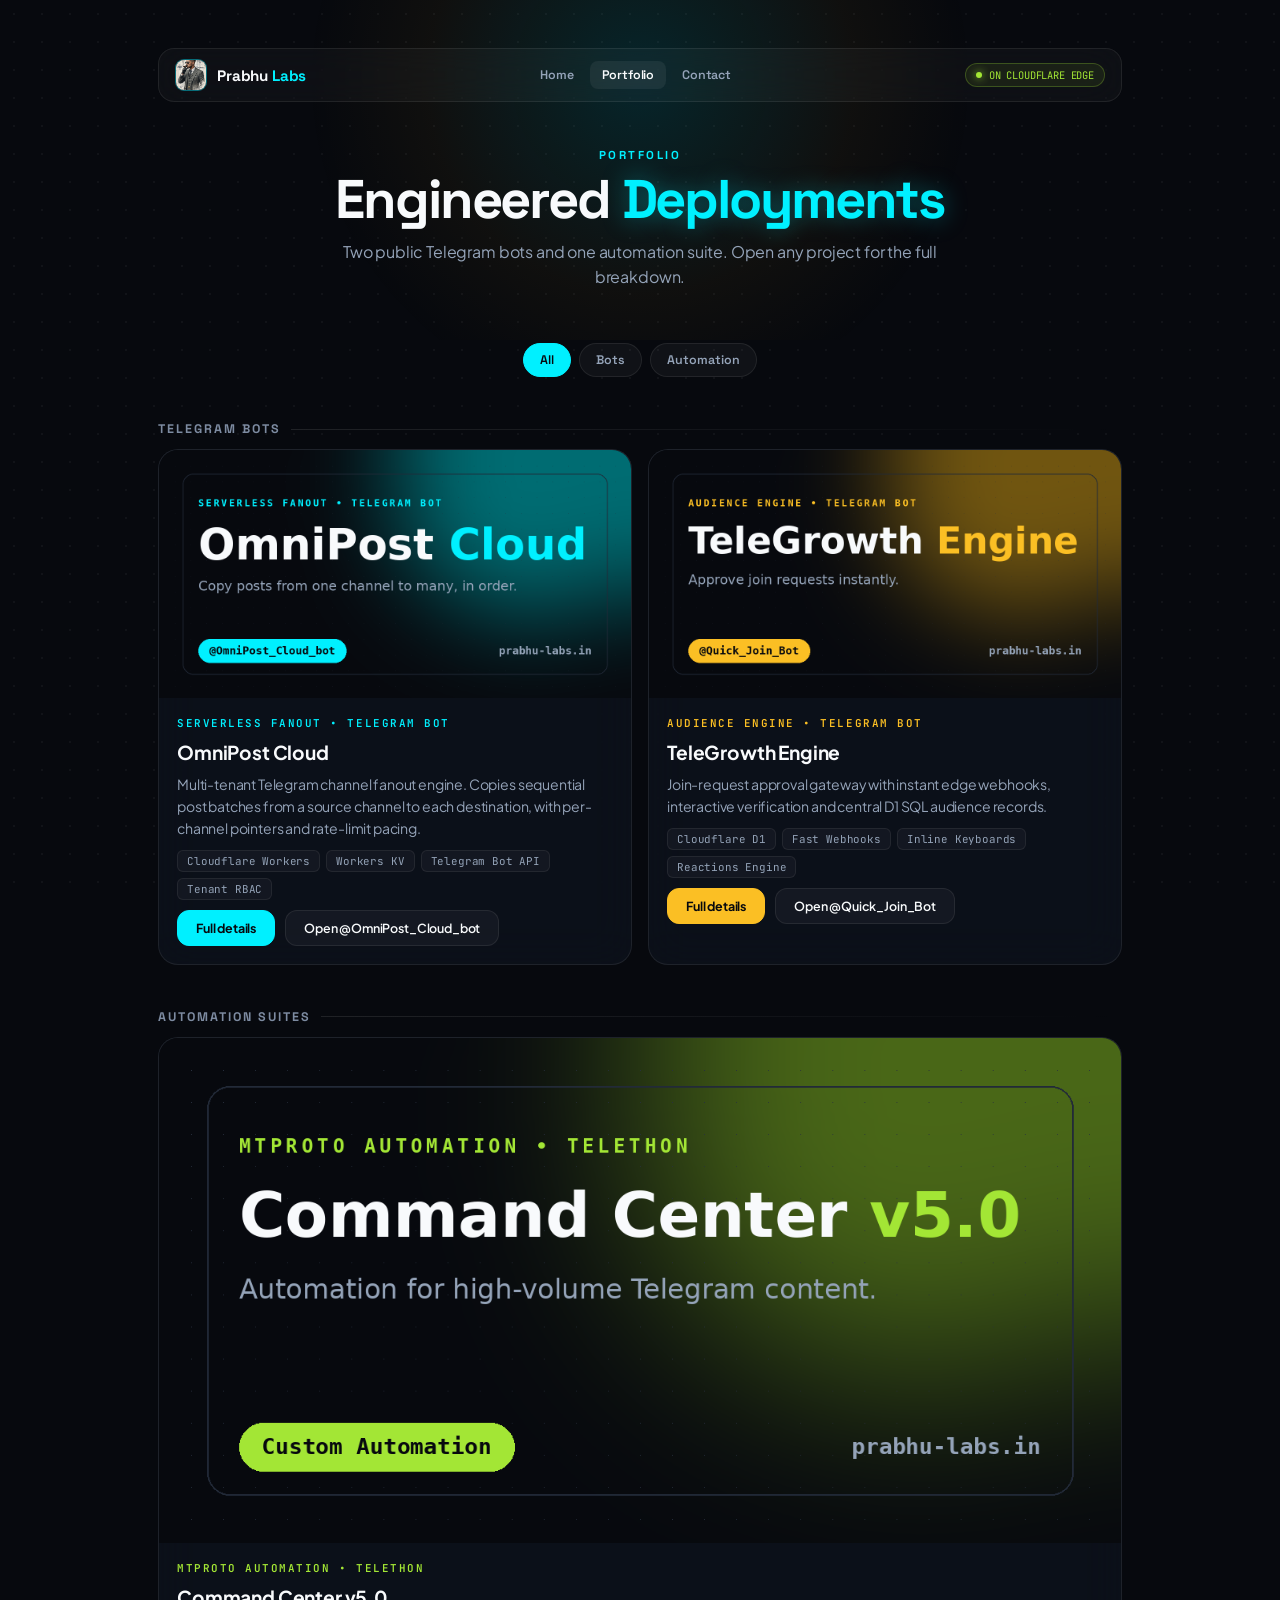
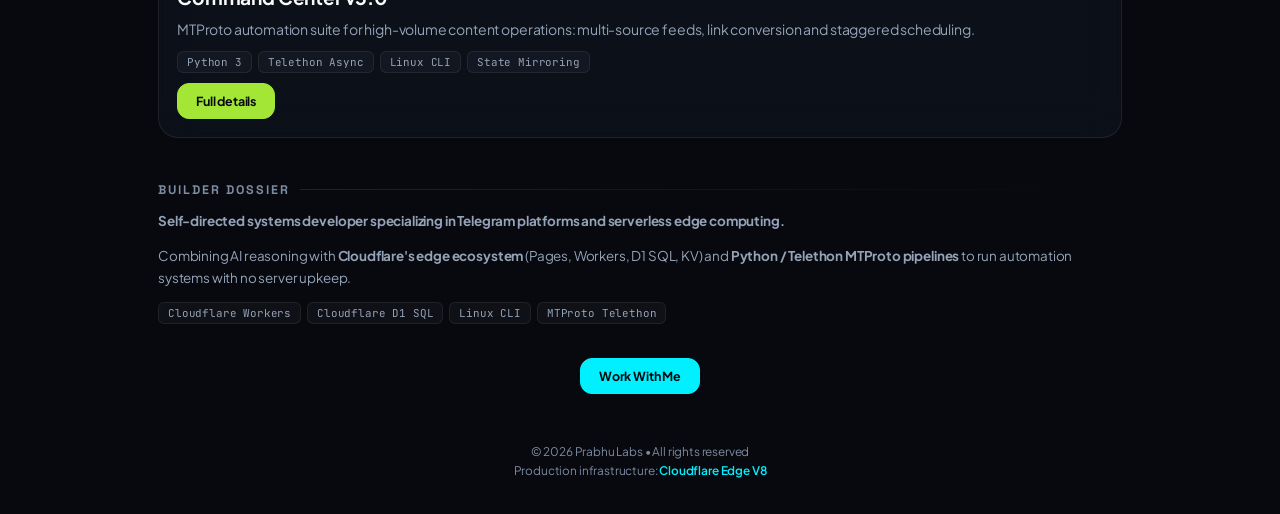
<file: portfolio.html>
<!DOCTYPE html>
<html lang="en">
<head>
<meta charset="UTF-8">
<meta name="viewport" content="width=device-width, initial-scale=1, viewport-fit=cover">
<meta name="google-site-verification" content="xOoDM76F_64NhVbLQSdbQ8vplj_5hRjWDnlX9agB4EY" />
<title>Portfolio • Prabhu Labs</title>
<meta name="description" content="Telegram fanout, audience growth and MTProto automation systems built on Cloudflare Workers, KV and D1.">
<meta property="og:title" content="Portfolio — Prabhu Labs">
<meta property="og:description" content="Telegram fanout, audience growth and MTProto automation systems built on Cloudflare Workers, KV and D1.">
<meta property="og:type" content="website">
<meta property="og:site_name" content="Prabhu Labs">
<meta name="twitter:card" content="summary_large_image">
<meta name="theme-color" content="#07090e">
<link rel="icon" href="/logo.png">
<link rel="canonical" href="https://prabhu-labs.in/portfolio">
<meta property="og:url" content="https://prabhu-labs.in/portfolio">
<meta property="og:image" content="https://prabhu-labs.in/og-portfolio.png">
<meta property="og:image:width" content="1200">
<meta property="og:image:height" content="630">
<script src="https://telegram.org/js/telegram-web-app.js"></script>
<link rel="preconnect" href="https://fonts.googleapis.com">
<link rel="preconnect" href="https://fonts.gstatic.com" crossorigin>
<link href="https://fonts.googleapis.com/css2?family=JetBrains+Mono:wght@400;600;700&family=Plus+Jakarta+Sans:wght@400;500;600;700;800&family=Space+Grotesk:wght@600;700;800&display=swap" rel="stylesheet">
<link rel="stylesheet" href="/style.css">
</head>
<body>
<div class="bg-matrix" aria-hidden="true"></div>
<div class="ambient-glow" aria-hidden="true"></div>
<main class="app-shell">
  <nav class="nav-bar" aria-label="Site">
    <a class="nav-brand" href="/" aria-label="Prabhu Labs home">
      <div class="nav-logo"><img src="/logo.png" alt="" onerror="this.parentElement.textContent='PL'"></div>
      <span class="nav-title">Prabhu <span>Labs</span></span>
    </a>
    <div class="nav-links"><a href="/">Home</a><a href="/portfolio" aria-current="page">Portfolio</a><a href="/contact">Contact</a></div>
    <div class="status-badge" role="status"><span class="status-pulse"></span><span>ON CLOUDFLARE EDGE</span></div>
  </nav>

  <header class="page-head">
    <div class="hero-kicker">PORTFOLIO</div>
    <h1 class="hero-title">Engineered <span class="glow">Deployments</span></h1>
    <p class="hero-desc">Two public Telegram bots and one automation suite. Open any project for the full breakdown.</p>
  </header>

  <div class="filter-bar" id="filter-bar" role="group" aria-label="Filter projects" hidden>
    <button type="button" class="chip active" data-f="all" aria-pressed="true">All</button>
    <button type="button" class="chip" data-f="bots" aria-pressed="false">Bots</button>
    <button type="button" class="chip" data-f="automation" aria-pressed="false">Automation</button>
  </div>

  <section aria-labelledby="bots-h" data-cat="bots">
    <div class="section-head"><h2 id="bots-h">Telegram Bots</h2></div>
    <div class="proj-grid two">
      <article class="proj-card proj " id="omnipost">
        <a href="/omnipost" tabindex="-1" aria-hidden="true"><img src="/og-omnipost.png" alt="OmniPost Cloud preview" width="1200" height="630" loading="lazy"></a>
        <div class="pc-body">
          <div class="pc-kicker">SERVERLESS FANOUT • TELEGRAM BOT</div>
          <h3>OmniPost Cloud</h3>
          <p>Multi-tenant Telegram channel fanout engine. Copies sequential post batches from a source channel to each destination, with per-channel pointers and rate-limit pacing.</p>
          <div class="pill-stack"><span class="pill-micro">Cloudflare Workers</span><span class="pill-micro">Workers KV</span><span class="pill-micro">Telegram Bot API</span><span class="pill-micro">Tenant RBAC</span></div>
          <div class="hero-cta-rack left"><a class="btn-action primary" href="/omnipost">Full details</a><a class="btn-action" href="https://t.me/OmniPost_Cloud_bot" target="_blank" rel="noopener noreferrer" data-tg="OmniPost_Cloud_bot">Open @OmniPost_Cloud_bot</a></div>
        </div>
      </article>
      <article class="proj-card proj gold" id="telegrowth">
        <a href="/telegrowth" tabindex="-1" aria-hidden="true"><img src="/og-telegrowth.png" alt="TeleGrowth Engine preview" width="1200" height="630" loading="lazy"></a>
        <div class="pc-body">
          <div class="pc-kicker">AUDIENCE ENGINE • TELEGRAM BOT</div>
          <h3>TeleGrowth Engine</h3>
          <p>Join-request approval gateway with instant edge webhooks, interactive verification and central D1 SQL audience records.</p>
          <div class="pill-stack"><span class="pill-micro">Cloudflare D1</span><span class="pill-micro">Fast Webhooks</span><span class="pill-micro">Inline Keyboards</span><span class="pill-micro">Reactions Engine</span></div>
          <div class="hero-cta-rack left"><a class="btn-action primary" href="/telegrowth">Full details</a><a class="btn-action" href="https://t.me/Quick_Join_Bot" target="_blank" rel="noopener noreferrer" data-tg="Quick_Join_Bot">Open @Quick_Join_Bot</a></div>
        </div>
      </article>
    </div>
  </section>

  <section aria-labelledby="auto-h" data-cat="automation">
    <div class="section-head"><h2 id="auto-h">Automation Suites</h2></div>
    <div class="proj-grid">
      <article class="proj-card proj lime" id="command-center">
        <a href="/command-center" tabindex="-1" aria-hidden="true"><img src="/og-command-center.png" alt="Command Center v5.0 preview" width="1200" height="630" loading="lazy"></a>
        <div class="pc-body">
          <div class="pc-kicker">MTPROTO AUTOMATION • TELETHON</div>
          <h3>Command Center v5.0</h3>
          <p>MTProto automation suite for high-volume content operations: multi-source feeds, link conversion and staggered scheduling.</p>
          <div class="pill-stack"><span class="pill-micro">Python 3</span><span class="pill-micro">Telethon Async</span><span class="pill-micro">Linux CLI</span><span class="pill-micro">State Mirroring</span></div>
          <div class="hero-cta-rack left"><a class="btn-action primary" href="/command-center">Full details</a></div>
        </div>
      </article>
    </div>
  </section>

  <section aria-labelledby="about-h">
    <div class="section-head"><h2 id="about-h">Builder Dossier</h2></div>
    <p class="about-p"><strong>Self-directed systems developer specializing in Telegram platforms and serverless edge computing.</strong></p>
    <p class="about-p">Combining AI reasoning with <strong>Cloudflare's edge ecosystem</strong> (Pages, Workers, D1 SQL, KV) and <strong>Python / Telethon MTProto pipelines</strong> to run automation systems with no server upkeep.</p>
    <div class="pill-stack"><span class="pill-micro">Cloudflare Workers</span><span class="pill-micro">Cloudflare D1 SQL</span><span class="pill-micro">Linux CLI</span><span class="pill-micro">MTProto Telethon</span></div>
  </section>

  <section class="cta-band" aria-label="Contact">
    <a class="btn-action primary" href="/contact">Work With Me</a>
  </section>

  <footer class="app-footer">
    <div>© 2026 Prabhu Labs • All rights reserved</div>
    <div>Production infrastructure: <span>Cloudflare Edge V8</span></div>
  </footer>
</main>

<script>
(function(){var bar=document.getElementById('filter-bar');if(!bar)return;bar.hidden=false;
bar.addEventListener('click',function(e){var b=e.target.closest('[data-f]');if(!b)return;
bar.querySelectorAll('.chip').forEach(function(c){var on=c===b;c.classList.toggle('active',on);c.setAttribute('aria-pressed',on)});
document.querySelectorAll('[data-cat]').forEach(function(s){s.hidden=!(b.dataset.f==='all'||s.dataset.cat===b.dataset.f)})})})();
</script>
<script src="/app.js"></script>
</body>
</html>
</file>
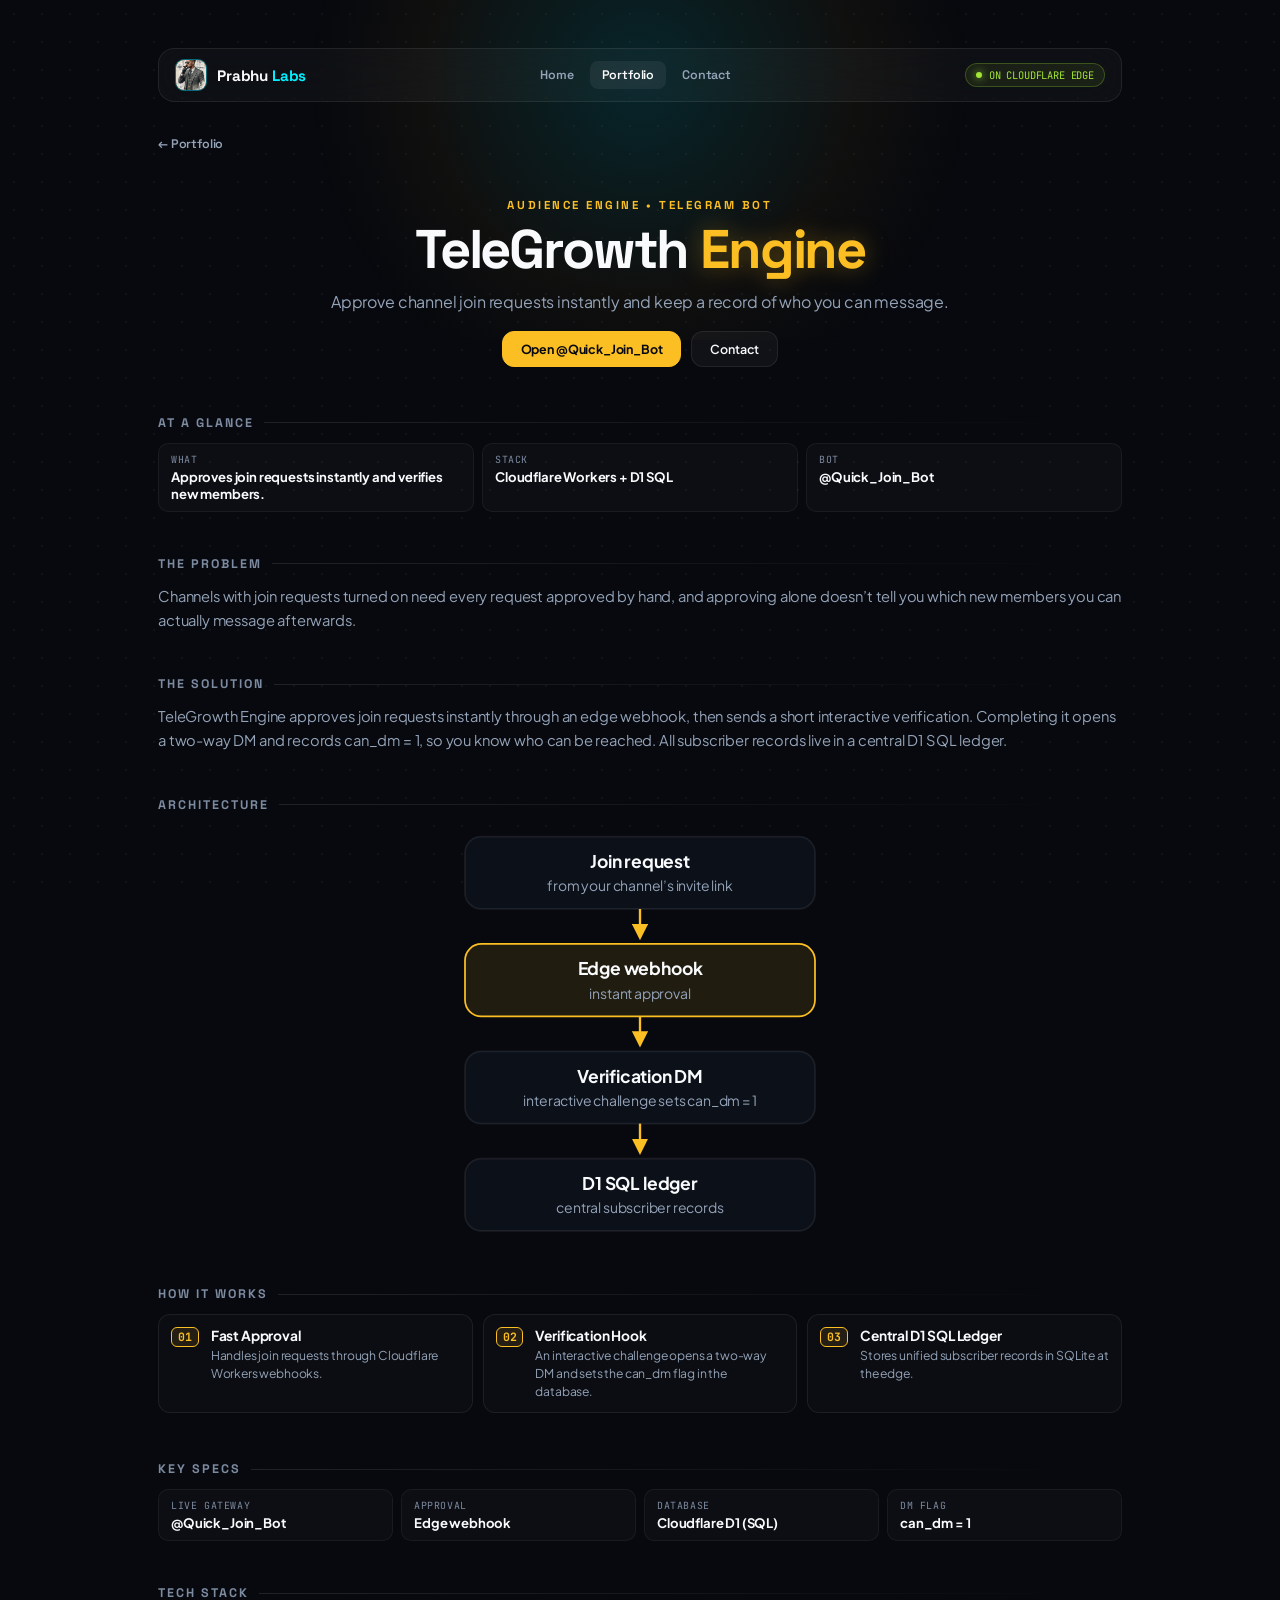
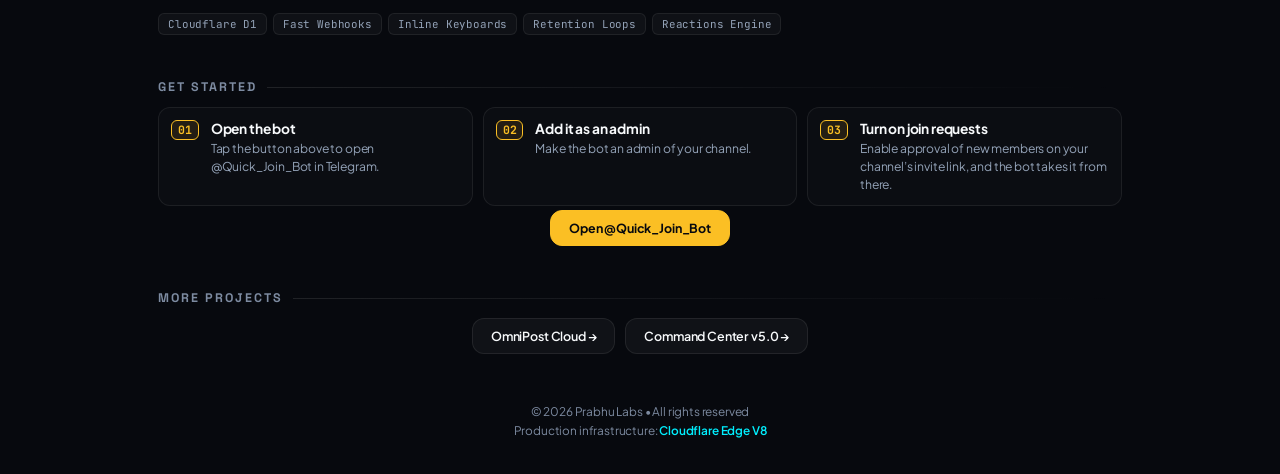
<file: telegrowth.html>
<!DOCTYPE html>
<html lang="en">
<head>
<meta charset="UTF-8">
<meta name="viewport" content="width=device-width, initial-scale=1, viewport-fit=cover">
<meta name="google-site-verification" content="xOoDM76F_64NhVbLQSdbQ8vplj_5hRjWDnlX9agB4EY" />
<title>TeleGrowth Engine • Instant Join-Request Approval Bot — Prabhu Labs</title>
<meta name="description" content="Approve channel join requests instantly and keep a record of who you can message.">
<meta property="og:title" content="TeleGrowth Engine • Instant Join-Request Approval Bot">
<meta property="og:description" content="Approve channel join requests instantly and keep a record of who you can message.">
<meta property="og:type" content="website">
<meta property="og:site_name" content="Prabhu Labs">
<meta name="twitter:card" content="summary_large_image">
<meta name="theme-color" content="#07090e">
<link rel="icon" href="/logo.png">
<link rel="canonical" href="https://prabhu-labs.in/telegrowth">
<meta property="og:url" content="https://prabhu-labs.in/telegrowth">
<meta property="og:image" content="https://prabhu-labs.in/og-telegrowth.png">
<meta property="og:image:width" content="1200">
<meta property="og:image:height" content="630">
<script src="https://telegram.org/js/telegram-web-app.js"></script>
<link rel="preconnect" href="https://fonts.googleapis.com">
<link rel="preconnect" href="https://fonts.gstatic.com" crossorigin>
<link href="https://fonts.googleapis.com/css2?family=JetBrains+Mono:wght@400;600;700&family=Plus+Jakarta+Sans:wght@400;500;600;700;800&family=Space+Grotesk:wght@600;700;800&display=swap" rel="stylesheet">
<link rel="stylesheet" href="/style.css">
</head>
<body>
<div class="bg-matrix" aria-hidden="true"></div>
<div class="ambient-glow" aria-hidden="true"></div>
<main class="app-shell proj gold">
  <nav class="nav-bar" aria-label="Site">
    <a class="nav-brand" href="/" aria-label="Prabhu Labs home">
      <div class="nav-logo"><img src="/logo.png" alt="" onerror="this.parentElement.textContent='PL'"></div>
      <span class="nav-title">Prabhu <span>Labs</span></span>
    </a>
    <div class="nav-links"><a href="/">Home</a><a href="/portfolio" aria-current="page">Portfolio</a><a href="/contact">Contact</a></div>
    <div class="status-badge" role="status"><span class="status-pulse"></span><span>ON CLOUDFLARE EDGE</span></div>
  </nav>
  <a class="crumb" href="/portfolio">← Portfolio</a>
  <header class="page-head">
    <div class="hero-kicker">AUDIENCE ENGINE • TELEGRAM BOT</div>
    <h1 class="hero-title">TeleGrowth <span class="glow">Engine</span></h1>
    <p class="hero-desc">Approve channel join requests instantly and keep a record of who you can message.</p>
    <div class="hero-cta-rack"><a class="btn-action primary" href="https://t.me/Quick_Join_Bot" target="_blank" rel="noopener noreferrer" data-tg="Quick_Join_Bot">Open @Quick_Join_Bot</a><a class="btn-action" href="/contact">Contact</a></div>
  </header>

  <section aria-labelledby="glance"><div class="section-head"><h2 id="glance">At A Glance</h2></div>
    <div class="specs-grid three"><div class="spec-item"><span class="spec-key">What</span><span class="spec-val">Approves join requests instantly and verifies new members.</span></div><div class="spec-item"><span class="spec-key">Stack</span><span class="spec-val">Cloudflare Workers + D1 SQL</span></div><div class="spec-item"><span class="spec-key">Bot</span><span class="spec-val">@Quick_Join_Bot</span></div></div></section>

  <section aria-labelledby="prob">
    <div class="section-head"><h2 id="prob">The Problem</h2></div>
    <p class="prose">Channels with join requests turned on need every request approved by hand, and approving alone doesn’t tell you which new members you can actually message afterwards.</p>
  </section>

  <section aria-labelledby="sol">
    <div class="section-head"><h2 id="sol">The Solution</h2></div>
    <p class="prose">TeleGrowth Engine approves join requests instantly through an edge webhook, then sends a short interactive verification. Completing it opens a two-way DM and records can_dm = 1, so you know who can be reached. All subscriber records live in a central D1 SQL ledger.</p>
  </section>

  <section aria-labelledby="arch"><div class="section-head"><h2 id="arch">Architecture</h2></div>
    <svg class="diagram" viewBox="0 0 360 358" role="img" aria-label="TeleGrowth flow: join request, edge webhook, verification DM, D1 ledger" xmlns="http://www.w3.org/2000/svg"><defs><marker id="a" viewBox="0 0 10 10" refX="8" refY="5" markerWidth="7" markerHeight="7" orient="auto"><path d="M0 0L10 5L0 10z" style="fill:var(--c)"/></marker></defs><rect x="30" y="10" width="300" height="62" rx="14" style="fill:var(--card-bg);stroke:var(--line)" stroke-width="1.5"/><text x="180" y="37" text-anchor="middle" font-size="15" font-weight="700" style="fill:var(--text)">Join request</text><text x="180" y="57" text-anchor="middle" font-size="12" style="fill:var(--muted)">from your channel’s invite link</text><line x1="180" y1="72" x2="180" y2="96" style="stroke:var(--c)" stroke-width="2" marker-end="url(#a)"/><rect x="30" y="102" width="300" height="62" rx="14" style="fill:var(--t);stroke:var(--c)" stroke-width="1.5"/><text x="180" y="129" text-anchor="middle" font-size="15" font-weight="700" style="fill:var(--text)">Edge webhook</text><text x="180" y="149" text-anchor="middle" font-size="12" style="fill:var(--muted)">instant approval</text><line x1="180" y1="164" x2="180" y2="188" style="stroke:var(--c)" stroke-width="2" marker-end="url(#a)"/><rect x="30" y="194" width="300" height="62" rx="14" style="fill:var(--card-bg);stroke:var(--line)" stroke-width="1.5"/><text x="180" y="221" text-anchor="middle" font-size="15" font-weight="700" style="fill:var(--text)">Verification DM</text><text x="180" y="241" text-anchor="middle" font-size="12" style="fill:var(--muted)">interactive challenge sets can_dm = 1</text><line x1="180" y1="256" x2="180" y2="280" style="stroke:var(--c)" stroke-width="2" marker-end="url(#a)"/><rect x="30" y="286" width="300" height="62" rx="14" style="fill:var(--card-bg);stroke:var(--line)" stroke-width="1.5"/><text x="180" y="313" text-anchor="middle" font-size="15" font-weight="700" style="fill:var(--text)">D1 SQL ledger</text><text x="180" y="333" text-anchor="middle" font-size="12" style="fill:var(--muted)">central subscriber records</text></svg>
  </section>

  <section aria-labelledby="how">
    <div class="section-head"><h2 id="how">How It Works</h2></div>
    <ol class="steps"><li class="step"><div class="step-num">01</div><div><h4>Fast Approval</h4><p>Handles join requests through Cloudflare Workers webhooks.</p></div></li><li class="step"><div class="step-num">02</div><div><h4>Verification Hook</h4><p>An interactive challenge opens a two-way DM and sets the can_dm flag in the database.</p></div></li><li class="step"><div class="step-num">03</div><div><h4>Central D1 SQL Ledger</h4><p>Stores unified subscriber records in SQLite at the edge.</p></div></li></ol>
  </section>

  <section aria-labelledby="spec">
    <div class="section-head"><h2 id="spec">Key Specs</h2></div>
    <div class="specs-grid"><div class="spec-item"><span class="spec-key">Live Gateway</span><span class="spec-val">@Quick_Join_Bot</span></div><div class="spec-item"><span class="spec-key">Approval</span><span class="spec-val">Edge webhook</span></div><div class="spec-item"><span class="spec-key">Database</span><span class="spec-val">Cloudflare D1 (SQL)</span></div><div class="spec-item"><span class="spec-key">DM Flag</span><span class="spec-val">can_dm = 1</span></div></div>
  </section>

  <section aria-labelledby="tech">
    <div class="section-head"><h2 id="tech">Tech Stack</h2></div>
    <div class="pill-stack"><span class="pill-micro">Cloudflare D1</span><span class="pill-micro">Fast Webhooks</span><span class="pill-micro">Inline Keyboards</span><span class="pill-micro">Retention Loops</span><span class="pill-micro">Reactions Engine</span></div>
  </section>

  <section aria-labelledby="start">
    <div class="section-head"><h2 id="start">Get Started</h2></div>
    <ol class="steps"><li class="step"><div class="step-num">01</div><div><h4>Open the bot</h4><p>Tap the button above to open @Quick_Join_Bot in Telegram.</p></div></li><li class="step"><div class="step-num">02</div><div><h4>Add it as an admin</h4><p>Make the bot an admin of your channel.</p></div></li><li class="step"><div class="step-num">03</div><div><h4>Turn on join requests</h4><p>Enable approval of new members on your channel’s invite link, and the bot takes it from there.</p></div></li></ol>
    <div class="cta-band"><a class="btn-action primary" href="https://t.me/Quick_Join_Bot" target="_blank" rel="noopener noreferrer" data-tg="Quick_Join_Bot">Open @Quick_Join_Bot</a></div>
  </section>

  <section aria-labelledby="more">
    <div class="section-head"><h2 id="more">More Projects</h2></div>
    <div class="hero-cta-rack"><a class="btn-action" href="/omnipost">OmniPost Cloud →</a><a class="btn-action" href="/command-center">Command Center v5.0 →</a></div>
  </section>

  <footer class="app-footer">
    <div>© 2026 Prabhu Labs • All rights reserved</div>
    <div>Production infrastructure: <span>Cloudflare Edge V8</span></div>
  </footer>
</main>

<script src="/app.js"></script>
</body>
</html>
</file>
<file: style.css>
:root{--bg:#07090e;--card-bg:rgba(13,18,29,.78);--line:rgba(255,255,255,.08);--cyan:#00f0ff;--gold:#fbbf24;--lime:#a3e635;--text:#f8fafc;--muted:#94a3b8;--dim:#7d8ba1;--blur:blur(20px)}
*{box-sizing:border-box;margin:0;padding:0;-webkit-tap-highlight-color:transparent}
html{background:var(--bg)}
body{background:var(--bg);color:var(--text);font-family:'Plus Jakarta Sans',system-ui,sans-serif;min-height:100dvh;overflow-x:hidden;letter-spacing:-.01em;-webkit-font-smoothing:antialiased}
body.locked{overflow:hidden}
:focus-visible{outline:2px solid var(--cyan);outline-offset:2px}
.bg-matrix{position:fixed;inset:0;background-image:radial-gradient(rgba(255,255,255,.07) 1px,transparent 1px);background-size:28px 28px;pointer-events:none;opacity:.6}
.ambient-glow{position:fixed;top:-180px;left:50%;transform:translateX(-50%);width:800px;height:520px;background:radial-gradient(circle,rgba(0,240,255,.12),rgba(251,191,36,.04) 45%,transparent 70%);pointer-events:none}
.app-shell{position:relative;z-index:10;max-width:680px;margin:0 auto;padding:max(24px,env(safe-area-inset-top)) 18px max(24px,env(safe-area-inset-bottom));display:flex;flex-direction:column;gap:22px}
.nav-bar{display:flex;align-items:center;justify-content:space-between;padding:10px 16px;background:rgba(255,255,255,.03);border:1px solid var(--line);border-radius:16px;backdrop-filter:var(--blur)}
.nav-brand{display:flex;align-items:center;gap:10px}
.nav-logo{width:32px;height:32px;border-radius:9px;background:#0d121d;border:1px solid rgba(0,240,255,.4);display:flex;align-items:center;justify-content:center;overflow:hidden;font:800 .8rem 'Space Grotesk',sans-serif;color:var(--cyan)}
.nav-logo img,.avatar-inner img{width:100%;height:100%;object-fit:cover}
.nav-title{font:700 .95rem 'Space Grotesk',sans-serif}.nav-title span{color:var(--cyan)}
.status-badge{display:flex;align-items:center;gap:7px;font:.65rem 'JetBrains Mono',monospace;color:var(--lime);background:rgba(163,230,53,.08);border:1px solid rgba(163,230,53,.25);padding:4px 10px;border-radius:999px}
.status-pulse{width:6px;height:6px;border-radius:50%;background:var(--lime);box-shadow:0 0 8px var(--lime);animation:pulse 2s infinite ease-in-out}
@keyframes pulse{50%{opacity:.4;transform:scale(.85)}}
@media(prefers-reduced-motion:reduce){*{animation:none!important;transition-duration:.01ms!important}}
.hero-panel{text-align:center;padding:12px 0 10px}
.avatar-halo{width:96px;height:96px;margin:0 auto 16px;border-radius:50%;padding:3px;background:conic-gradient(from 180deg,var(--cyan),var(--gold),var(--cyan));box-shadow:0 0 32px rgba(0,240,255,.35),0 0 50px rgba(251,191,36,.18)}
.avatar-inner{width:100%;height:100%;border-radius:50%;background:#0d121d;overflow:hidden}
.hero-kicker{font:700 .72rem 'Space Grotesk',sans-serif;letter-spacing:.22em;text-transform:uppercase;color:var(--cyan);margin-bottom:8px}
.hero-title{font:800 clamp(2.2rem,5.5vw,3rem)/1.1 'Space Grotesk',sans-serif;letter-spacing:-.04em;margin-bottom:10px}
.hero-title .glow{color:var(--cyan);text-shadow:0 0 24px rgba(0,240,255,.35)}
.hero-desc{font-size:clamp(.86rem,2.4vw,.95rem);color:var(--muted);line-height:1.55;max-width:500px;margin:0 auto 16px}
.hero-cta-rack{display:flex;justify-content:center;gap:10px;flex-wrap:wrap}
.btn-action{background:rgba(255,255,255,.04);border:1px solid var(--line);color:var(--text);padding:9px 18px;border-radius:12px;font-family:inherit;font-size:.78rem;font-weight:600;cursor:pointer;display:inline-flex;align-items:center;gap:7px;transition:.2s}
.btn-action:hover{background:rgba(0,240,255,.08);border-color:rgba(0,240,255,.35);box-shadow:0 0 16px rgba(0,240,255,.2);transform:translateY(-1px)}
.btn-action.primary{background:var(--cyan);color:var(--bg);border-color:var(--cyan);font-weight:700}
.section-head{display:flex;align-items:center;gap:10px;margin:10px 0 12px}
.section-head h2{font:700 .78rem 'Space Grotesk',sans-serif;letter-spacing:.16em;text-transform:uppercase;color:var(--dim);white-space:nowrap}
.section-head::after{content:"";flex:1;height:1px;background:linear-gradient(90deg,rgba(255,255,255,.1),transparent)}
.deck{display:flex;flex-direction:column;gap:16px}
.sys-card{--c:var(--cyan);--g:rgba(0,240,255,.35);--t:rgba(0,240,255,.1);background:var(--card-bg);border:1px solid var(--line);border-radius:20px;padding:clamp(18px,3.5vw,24px);backdrop-filter:var(--blur);display:flex;flex-direction:column;gap:14px;cursor:pointer;position:relative;overflow:hidden;transition:.25s cubic-bezier(.16,1,.3,1)}
.sys-card.gold{--c:var(--gold);--g:rgba(251,191,36,.35);--t:rgba(251,191,36,.1)}
.sys-card.lime{--c:var(--lime);--g:rgba(163,230,53,.35);--t:rgba(163,230,53,.1)}
.sys-card:hover{border-color:var(--c);transform:translateY(-2px);box-shadow:0 18px 40px rgba(0,0,0,.6),0 0 24px var(--g)}
.card-topbar,.card-head{display:flex;align-items:center;gap:12px}
.card-topbar{justify-content:space-between}
.card-icon{width:44px;height:44px;border-radius:12px;display:flex;align-items:center;justify-content:center;flex-shrink:0;background:var(--t);border:1px solid var(--c);color:var(--c)}
.card-head h3{font-size:1.15rem;font-weight:700;margin-bottom:4px}
.card-meta{font:600 .68rem 'JetBrains Mono',monospace;color:var(--c);display:flex;align-items:center;gap:6px;flex-wrap:wrap}
.tag-pill{background:rgba(255,255,255,.05);border:1px solid rgba(255,255,255,.1);padding:1px 7px;border-radius:5px;color:var(--muted)}
.tag-pill.clickable-pill{cursor:pointer;transition:all .2s ease}
.tag-pill.clickable-pill:hover{background:rgba(255,255,255,.15);color:#fff;border-color:rgba(255,255,255,.3)}
.card-arrow{width:34px;height:34px;border-radius:50%;background:rgba(255,255,255,.04);border:1px solid var(--line);display:flex;align-items:center;justify-content:center;color:var(--muted);transition:.2s;flex-shrink:0}
.sys-card:hover .card-arrow{background:var(--c);color:var(--bg);border-color:var(--c);transform:translateX(2px)}
.card-desc{font-size:.86rem;color:var(--muted);line-height:1.5}
.specs-grid{display:grid;grid-template-columns:repeat(2,1fr);gap:8px}
.spec-item{background:rgba(255,255,255,.025);border:1px solid rgba(255,255,255,.05);padding:9px 12px;border-radius:10px;display:flex;flex-direction:column;gap:2px;min-width:0}
.spec-key{font:.62rem 'JetBrains Mono',monospace;color:var(--dim);text-transform:uppercase;letter-spacing:.06em}
.spec-val{font-size:.82rem;font-weight:700;overflow:hidden;text-overflow:ellipsis;white-space:nowrap}
.pill-stack{display:flex;flex-wrap:wrap;gap:6px}
.pill-micro{font:.68rem 'JetBrains Mono',monospace;padding:3px 9px;border-radius:6px;background:rgba(255,255,255,.035);border:1px solid rgba(255,255,255,.07);color:var(--muted)}
.drawer-overlay{position:fixed;inset:0;background:rgba(4,7,14,.88);z-index:100;opacity:0;visibility:hidden;transition:opacity .3s,visibility 0s .3s;display:flex;align-items:flex-end;justify-content:center;padding:0 12px 12px}
.drawer-overlay.active{opacity:1;visibility:visible;transition-delay:0s;backdrop-filter:blur(18px)}
.drawer-card{--c:var(--cyan);--g:rgba(0,240,255,.35);--t:rgba(0,240,255,.1);background:#0d121d;border:1px solid var(--line);border-radius:24px;width:100%;max-width:580px;padding:24px;box-shadow:0 -16px 48px rgba(0,0,0,.85);transform:translateY(100%);transition:transform .35s cubic-bezier(.16,1,.3,1);max-height:85dvh;overflow-y:auto;overscroll-behavior:contain}
.drawer-card.gold{--c:var(--gold);--g:rgba(251,191,36,.35);--t:rgba(251,191,36,.1)}
.drawer-card.lime{--c:var(--lime);--g:rgba(163,230,53,.35);--t:rgba(163,230,53,.1)}
.drawer-overlay.active .drawer-card{transform:none}
.drawer-grip{width:40px;height:4px;background:rgba(255,255,255,.2);border-radius:999px;margin:0 auto 16px}
.drawer-top{display:flex;justify-content:space-between;align-items:center;margin-bottom:16px}
.drawer-top h2{font:700 1.25rem 'Space Grotesk',sans-serif}.drawer-top h2 span{color:var(--c)}
.btn-close{background:rgba(255,255,255,.05);border:1px solid var(--line);color:var(--muted);width:36px;height:36px;border-radius:50%;cursor:pointer;font-size:1rem}
.btn-close:hover{background:rgba(255,255,255,.12);color:#fff}
.bot-callout{background:rgba(255,255,255,.025);border:1px solid var(--line);border-radius:12px;padding:12px 14px;display:flex;align-items:center;justify-content:space-between;gap:10px;margin-bottom:16px}
.bot-callout h5{font-size:.88rem;margin-bottom:2px}.bot-callout p{font:.72rem 'JetBrains Mono',monospace;color:var(--muted)}
.btn-launch{background:var(--c);color:var(--bg);padding:7px 14px;border-radius:8px;font-size:.76rem;font-weight:700;display:inline-flex;align-items:center;gap:6px;text-decoration:none;white-space:nowrap;transition:.2s}
.btn-launch:hover{box-shadow:0 0 16px var(--g);transform:translateY(-1px)}
.steps{display:flex;flex-direction:column;gap:10px;margin:16px 0;list-style:none}
.step{display:flex;gap:12px;align-items:flex-start;background:rgba(255,255,255,.02);border:1px solid rgba(255,255,255,.07);border-radius:12px;padding:12px}
.step-num{background:var(--t);border:1px solid var(--c);color:var(--c);font:700 .72rem 'JetBrains Mono',monospace;padding:3px 6px;border-radius:6px;line-height:1}
.step h4{font-size:.86rem;margin-bottom:3px}.step p{font-size:.76rem;color:var(--muted);line-height:1.45}
.about-p{font-size:.84rem;color:var(--muted);line-height:1.6;margin-bottom:14px}
.dispatch-form{display:flex;flex-direction:column;gap:12px;margin-top:14px}
.form-group{display:flex;flex-direction:column;gap:6px}
.form-label{font:600 .68rem 'JetBrains Mono',monospace;color:var(--muted);text-transform:uppercase;letter-spacing:.05em}
.form-input,.form-textarea{background:rgba(255,255,255,.035);border:1px solid rgba(255,255,255,.1);border-radius:10px;padding:10px 14px;color:#fff;font-family:inherit;font-size:16px;outline:none;transition:.2s}
.form-input:focus,.form-textarea:focus{border-color:var(--cyan);background:rgba(0,240,255,.04);box-shadow:0 0 12px rgba(0,240,255,.35)}
.form-textarea{resize:vertical;min-height:90px}
.hp{position:absolute;left:-9999px;width:1px;height:1px;opacity:0}
.btn-submit{background:var(--cyan);color:var(--bg);border:0;border-radius:10px;padding:11px 16px;font:700 .84rem 'Space Grotesk',sans-serif;cursor:pointer;display:flex;align-items:center;justify-content:center;gap:8px;transition:.2s}
.btn-submit:hover:not(:disabled){box-shadow:0 0 20px rgba(0,240,255,.35);transform:translateY(-1px)}
.btn-submit:disabled{opacity:.55;cursor:not-allowed}
.form-receipt{display:none;background:rgba(163,230,53,.08);border:1px solid rgba(163,230,53,.3);border-radius:12px;padding:14px;margin-top:12px}
.form-receipt.error{background:rgba(239,68,68,.08);border-color:rgba(239,68,68,.35)}
.receipt-title{font:700 .86rem 'Space Grotesk',sans-serif;color:var(--lime);margin-bottom:4px}
.form-receipt.error .receipt-title{color:#f87171}
.receipt-desc{font-size:.76rem;color:var(--muted);line-height:1.45}
.receipt-ticket{font-family:'JetBrains Mono',monospace;color:#fff;background:rgba(255,255,255,.08);padding:2px 6px;border-radius:4px}
.app-footer{margin-top:16px;text-align:center;display:flex;flex-direction:column;gap:4px;font-size:.74rem;color:var(--dim)}
.app-footer span{color:var(--cyan);font-weight:600}
@media(min-width:880px){.app-shell{max-width:840px;padding:40px 24px 36px;gap:28px}.specs-grid{grid-template-columns:repeat(4,1fr)}.drawer-overlay{align-items:center;padding:24px}.drawer-card{border-radius:28px;max-width:680px;padding:32px;transform:scale(.95)}.drawer-grip{display:none}}
.card-title-btn{background:none;border:0;color:inherit;font:inherit;text-align:left;cursor:pointer;padding:0}
.tag-pill{text-decoration:none}

.nav-brand{text-decoration:none;color:inherit}
.nav-links{display:flex;gap:4px}
.nav-links a{color:var(--muted);text-decoration:none;font:600 .78rem 'Space Grotesk',sans-serif;padding:6px 10px;border-radius:8px}
.nav-links a:hover,.nav-links a[aria-current]{color:var(--text);background:rgba(255,255,255,.06)}
a.btn-action{text-decoration:none}
.feature-grid{display:grid;gap:12px}
.feature{background:var(--card-bg);border:1px solid var(--line);border-radius:16px;padding:18px;display:flex;flex-direction:column;gap:8px;backdrop-filter:var(--blur)}
.feature h3{font-size:1rem}.feature p{font-size:.84rem;color:var(--muted);line-height:1.5}
a.sys-card{text-decoration:none;color:inherit}
.page-head{text-align:center;padding:12px 0 4px}
.cta-band{text-align:center;display:flex;flex-direction:column;align-items:center;gap:10px}
@media(min-width:720px){.feature-grid{grid-template-columns:repeat(3,1fr)}}
@media(max-width:560px){.status-badge{display:none}}
.proj{--c:var(--cyan);--g:rgba(0,240,255,.35);--t:rgba(0,240,255,.1)}
.proj.gold{--c:var(--gold);--g:rgba(251,191,36,.35);--t:rgba(251,191,36,.1)}
.proj.lime{--c:var(--lime);--g:rgba(163,230,53,.35);--t:rgba(163,230,53,.1)}
.proj .glow{color:var(--c);text-shadow:0 0 24px var(--g)}
.proj .hero-kicker{color:var(--c)}
.proj .btn-action.primary{background:var(--c);border-color:var(--c)}
.proj .spec-val{white-space:normal;overflow:visible}
.crumb{color:var(--muted);text-decoration:none;font:600 .78rem 'Space Grotesk',sans-serif;align-self:flex-start}
.crumb:hover{color:var(--text)}
.prose{font-size:.92rem;color:var(--muted);line-height:1.65}
.steps{margin:0 0 4px}
html{color-scheme:dark}
.btn-action{-webkit-appearance:none;appearance:none;-webkit-text-fill-color:currentColor}
.hero-cta-rack.left{justify-content:flex-start}
.feature.gold .btn-action.primary{background:var(--gold);border-color:var(--gold)}
.feature.gold h3{color:var(--gold)}
@media(min-width:720px){.feature-grid.two{grid-template-columns:repeat(2,1fr)}}
.feature .hero-cta-rack{flex-direction:column;align-items:flex-start}
.diagram{display:block;width:100%;max-width:420px;margin:0 auto;font-family:'Plus Jakarta Sans',system-ui,sans-serif}
.specs-grid.three{grid-template-columns:1fr}
@media(min-width:720px){.specs-grid.three{grid-template-columns:repeat(3,1fr)}}
.proj-grid{display:grid;gap:16px}
@media(min-width:720px){.proj-grid.two{grid-template-columns:repeat(2,1fr)}}
.proj-card{background:var(--card-bg);border:1px solid var(--line);border-radius:20px;overflow:hidden;backdrop-filter:var(--blur);transition:.2s}
.proj-card:hover{border-color:var(--c)}
.proj-card img{display:block;width:100%;height:auto}
.pc-body{padding:18px;display:flex;flex-direction:column;gap:10px}
.pc-body h3{font-size:1.2rem}.pc-body p{font-size:.88rem;color:var(--muted);line-height:1.55}
.pc-kicker{font:600 .68rem 'JetBrains Mono',monospace;letter-spacing:.14em;color:var(--c)}
.stat{text-align:center;background:var(--card-bg);border:1px solid var(--line);border-radius:16px;padding:16px}
.stat b{display:block;font:800 2rem 'Space Grotesk',sans-serif;color:var(--cyan)}.stat span{font-size:.78rem;color:var(--muted)}
.filter-bar{display:flex;gap:8px;justify-content:center;flex-wrap:wrap}
.filter-bar[hidden]{display:none}
.chip{background:rgba(255,255,255,.04);border:1px solid var(--line);color:var(--muted);padding:8px 16px;border-radius:999px;font:600 .78rem 'Space Grotesk',sans-serif;cursor:pointer}
.chip.active{color:var(--bg);background:var(--cyan);border-color:var(--cyan)}
.contact-card{width:100%;max-width:560px;margin:0 auto;background:var(--card-bg);border:1px solid var(--line);border-radius:20px;padding:20px;backdrop-filter:var(--blur)}
/* ---- responsive hardening ---- */
html{overflow-x:hidden;overflow-x:clip}
img,svg,video{max-width:100%;height:auto}
.app-shell{overflow-wrap:break-word;padding-left:max(18px,env(safe-area-inset-left));padding-right:max(18px,env(safe-area-inset-right))}
.app-shell>*,.card-head>div,.bot-callout>div,.step>div:last-child,.pc-body,.feature,.spec-item{min-width:0}
.step-num{flex-shrink:0}
.ambient-glow{max-width:100vw}
.hero-title{font-size:clamp(2.2rem,6vw,3.4rem);overflow-wrap:anywhere}
.btn-action{max-width:100%;text-align:center;justify-content:center}
.bot-callout{flex-wrap:wrap}
.nav-bar{gap:8px}
.nav-title{white-space:nowrap}
.nav-links a{padding:6px 8px}
@media(max-width:420px){.nav-title{display:none}.hero-cta-rack .btn-action{flex:1 1 auto}}
@media(min-width:900px){.steps{flex-direction:row}.step{flex:1}}
@media(min-width:1024px){
  .app-shell{max-width:1000px;padding-top:48px;gap:34px}
  .hero-desc{max-width:620px;font-size:1rem}
  .hero-panel{padding:24px 0 16px}
  .nav-links a{padding:6px 12px}
}
</file>
